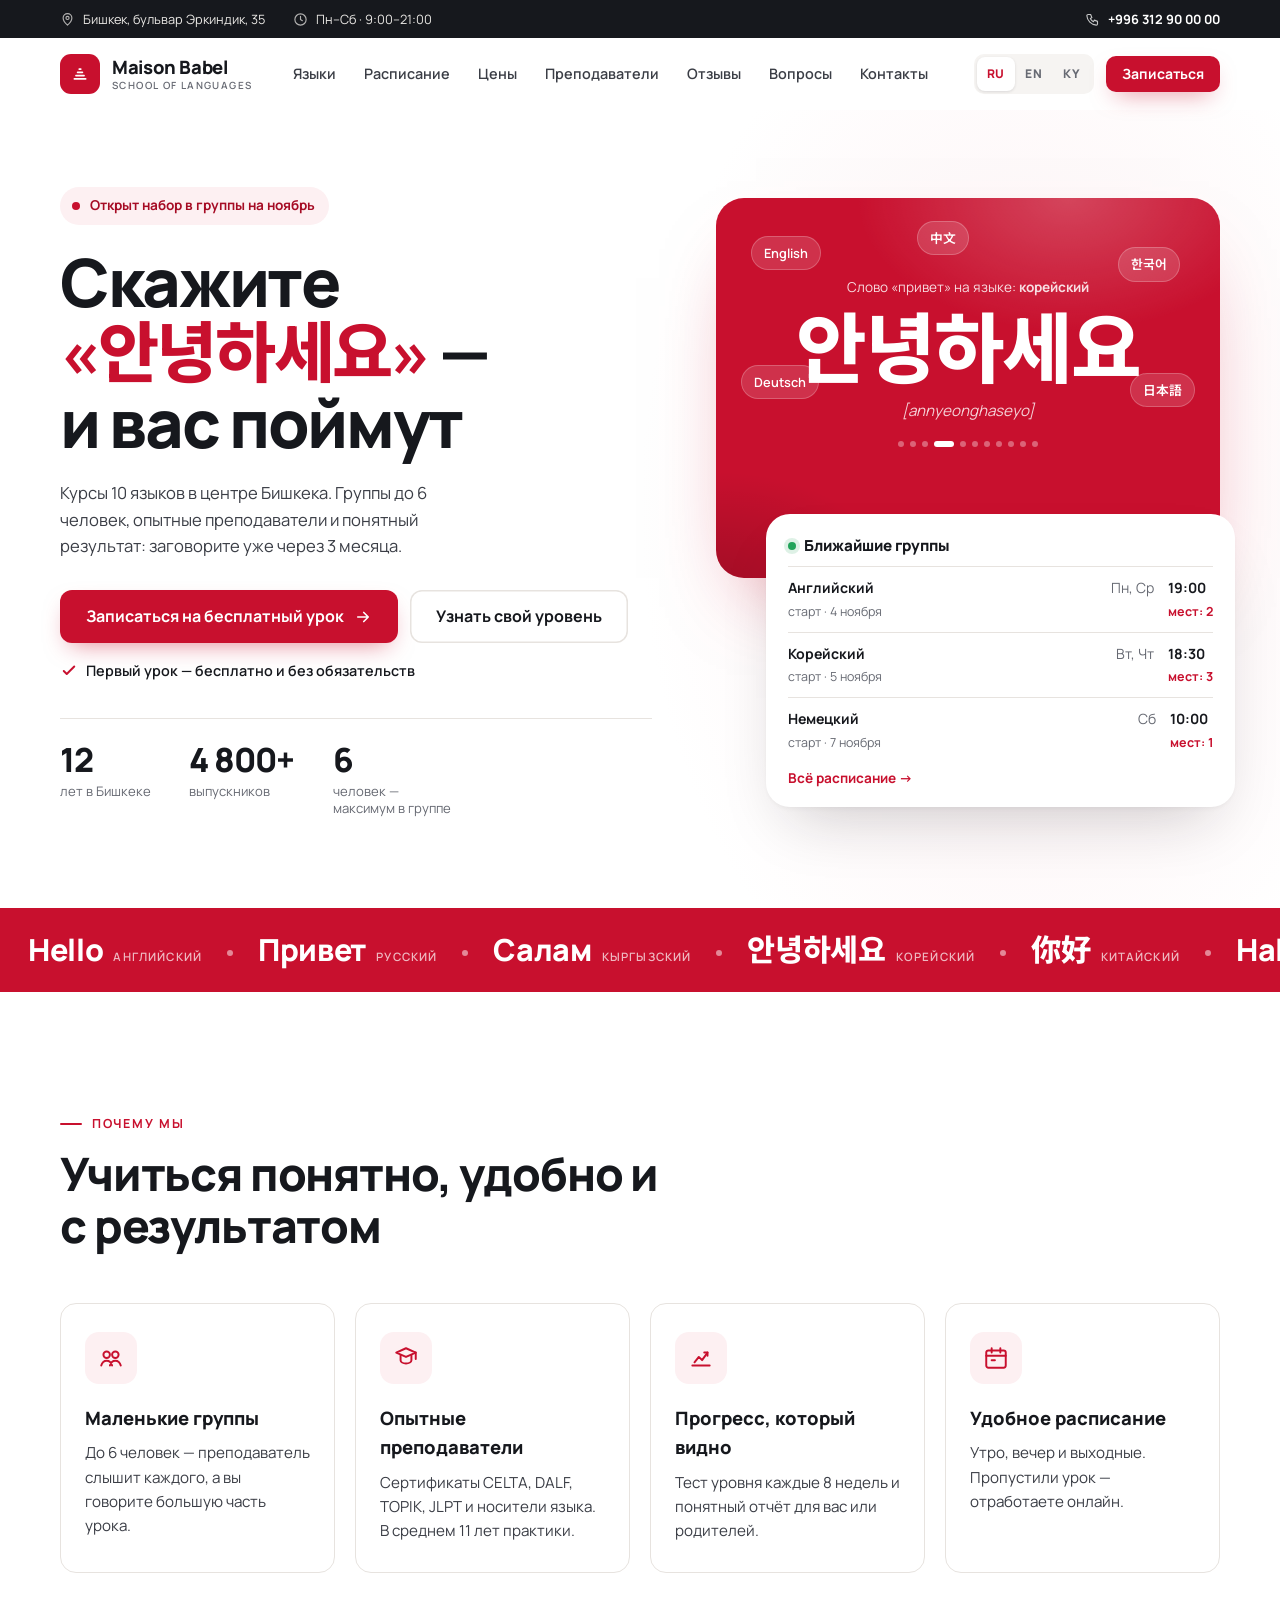
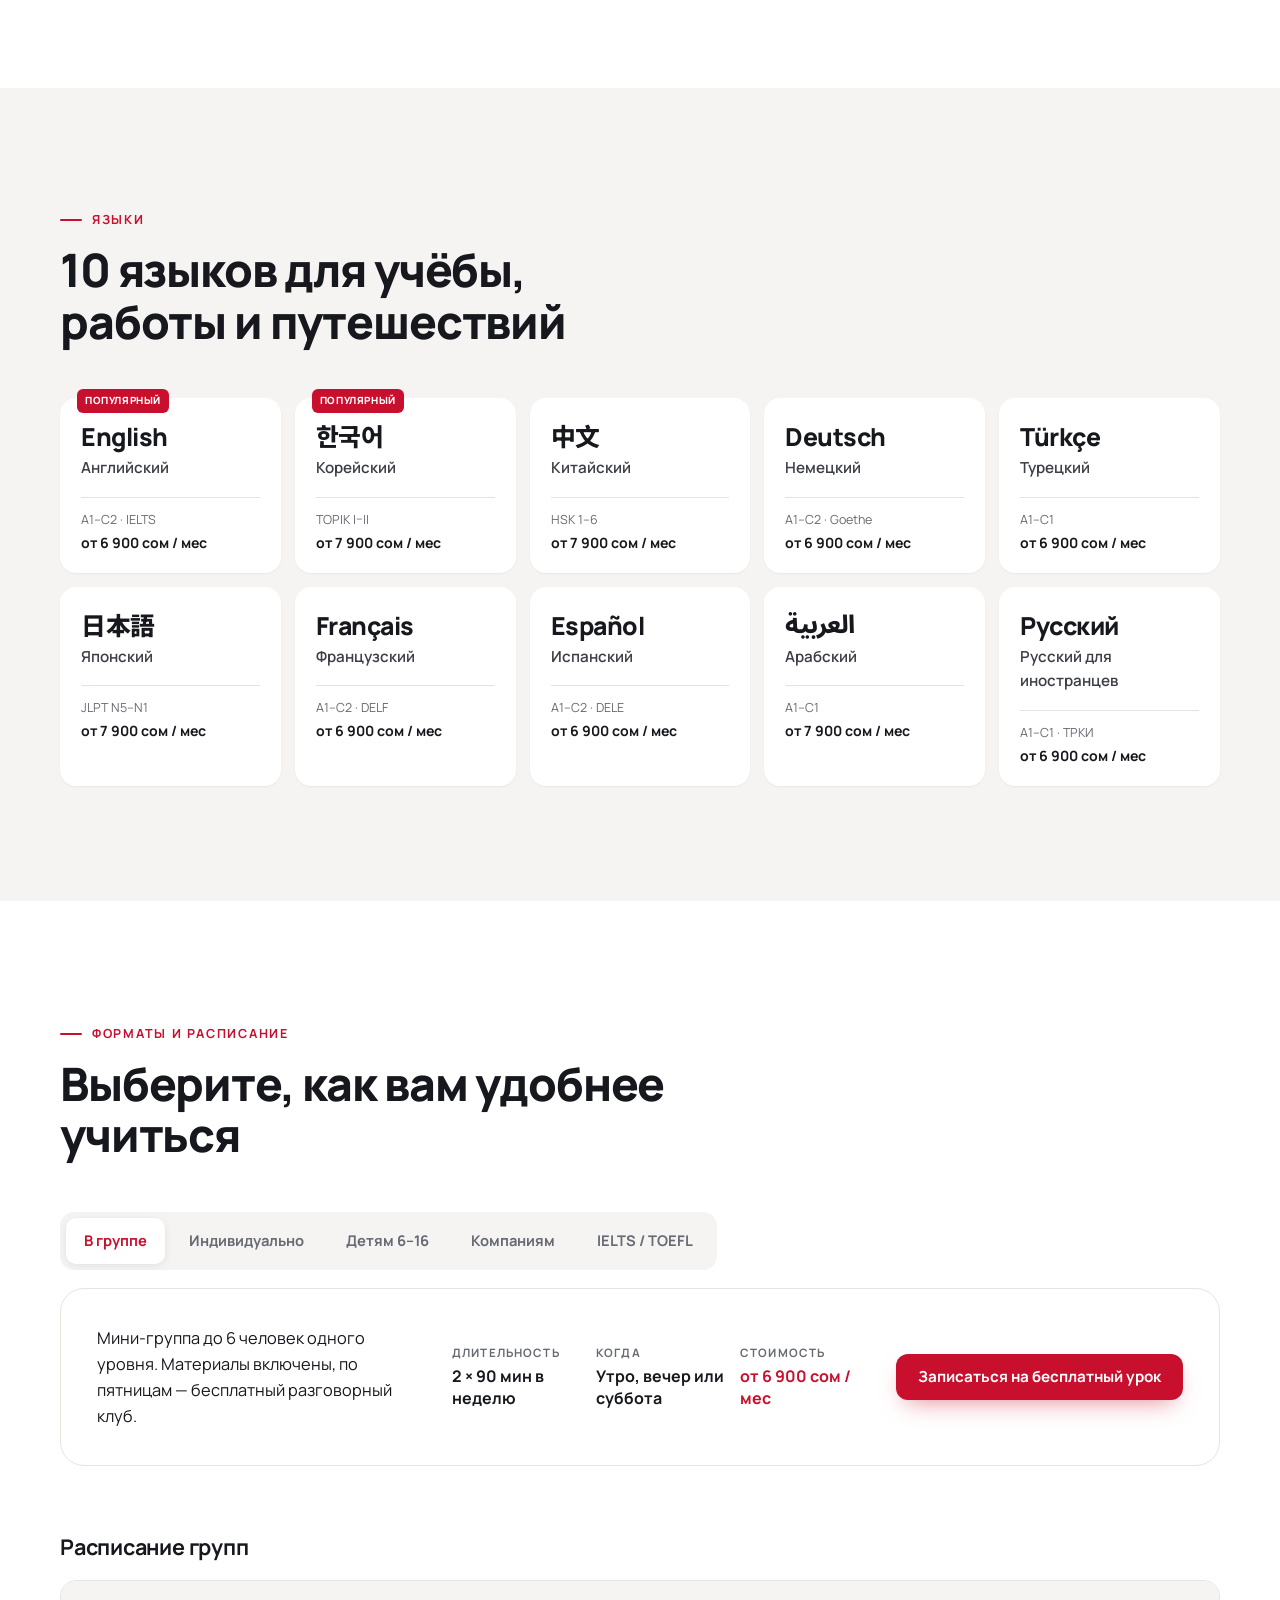
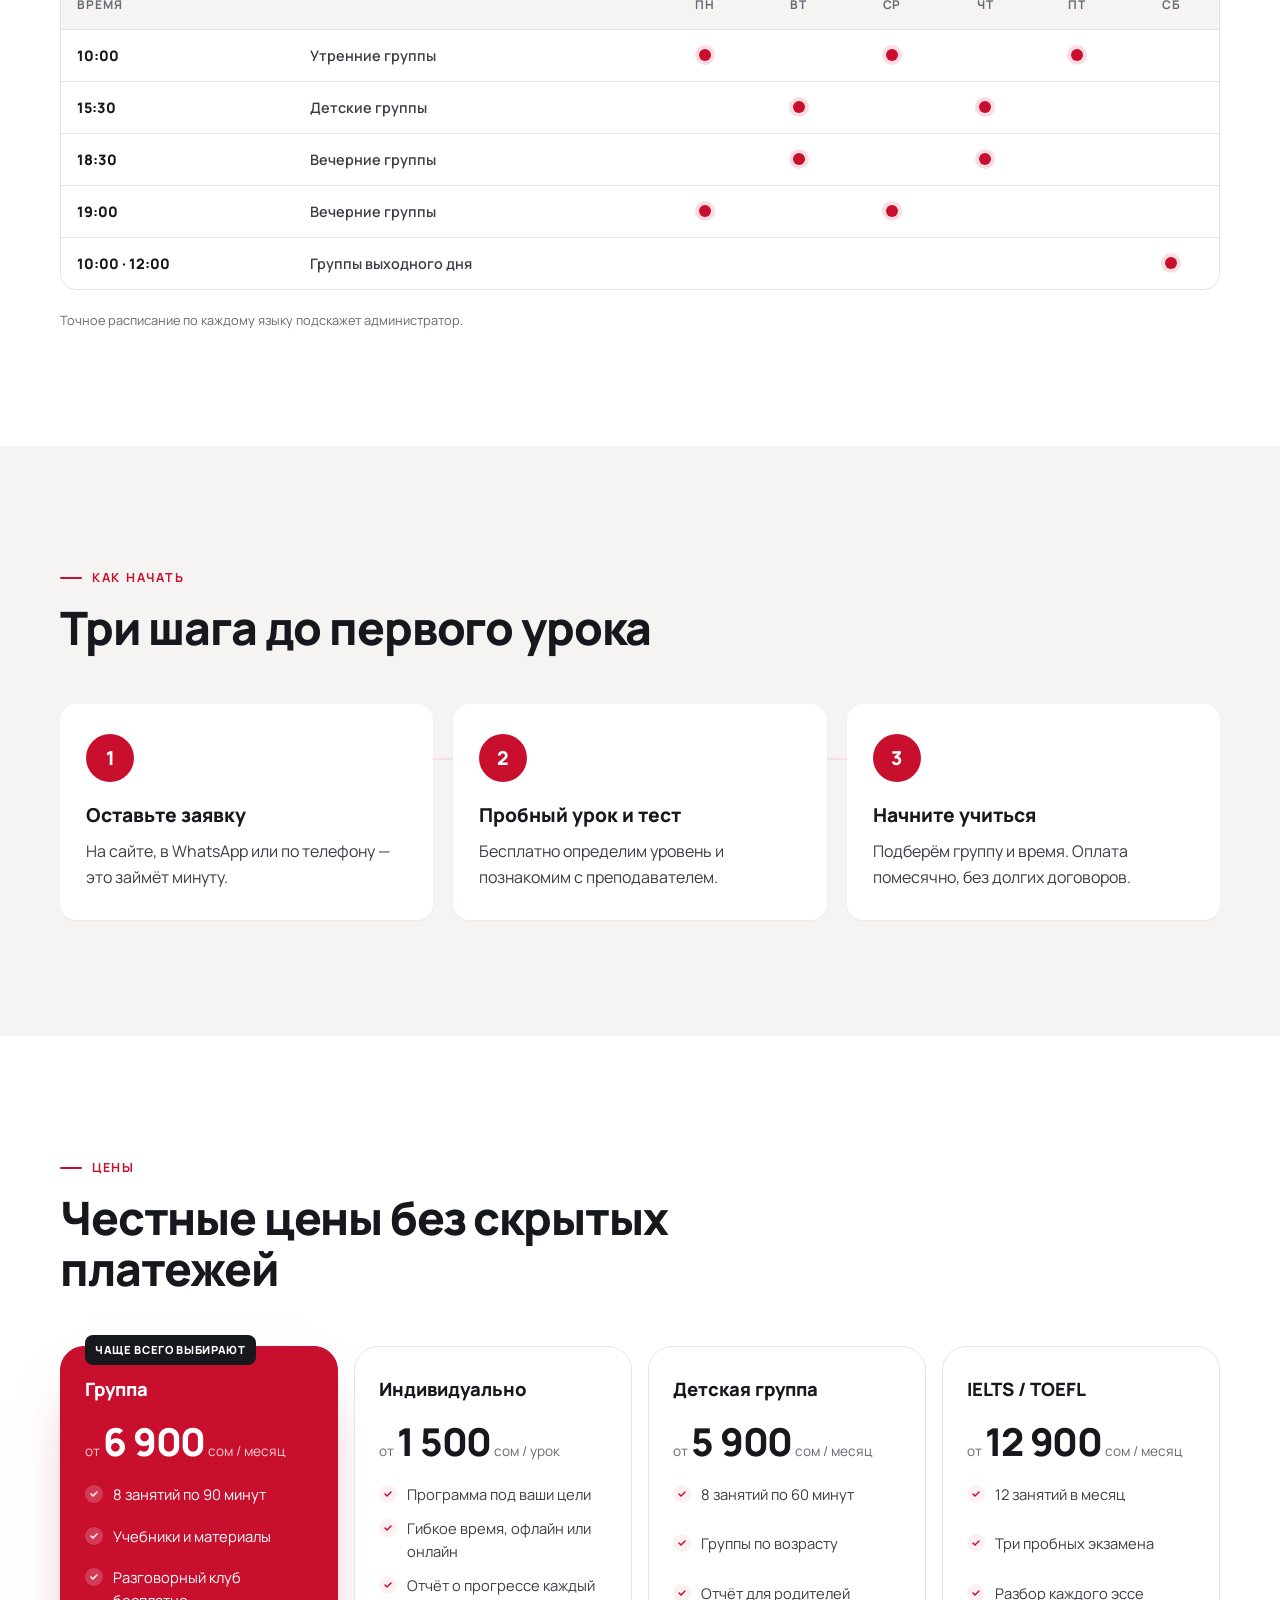
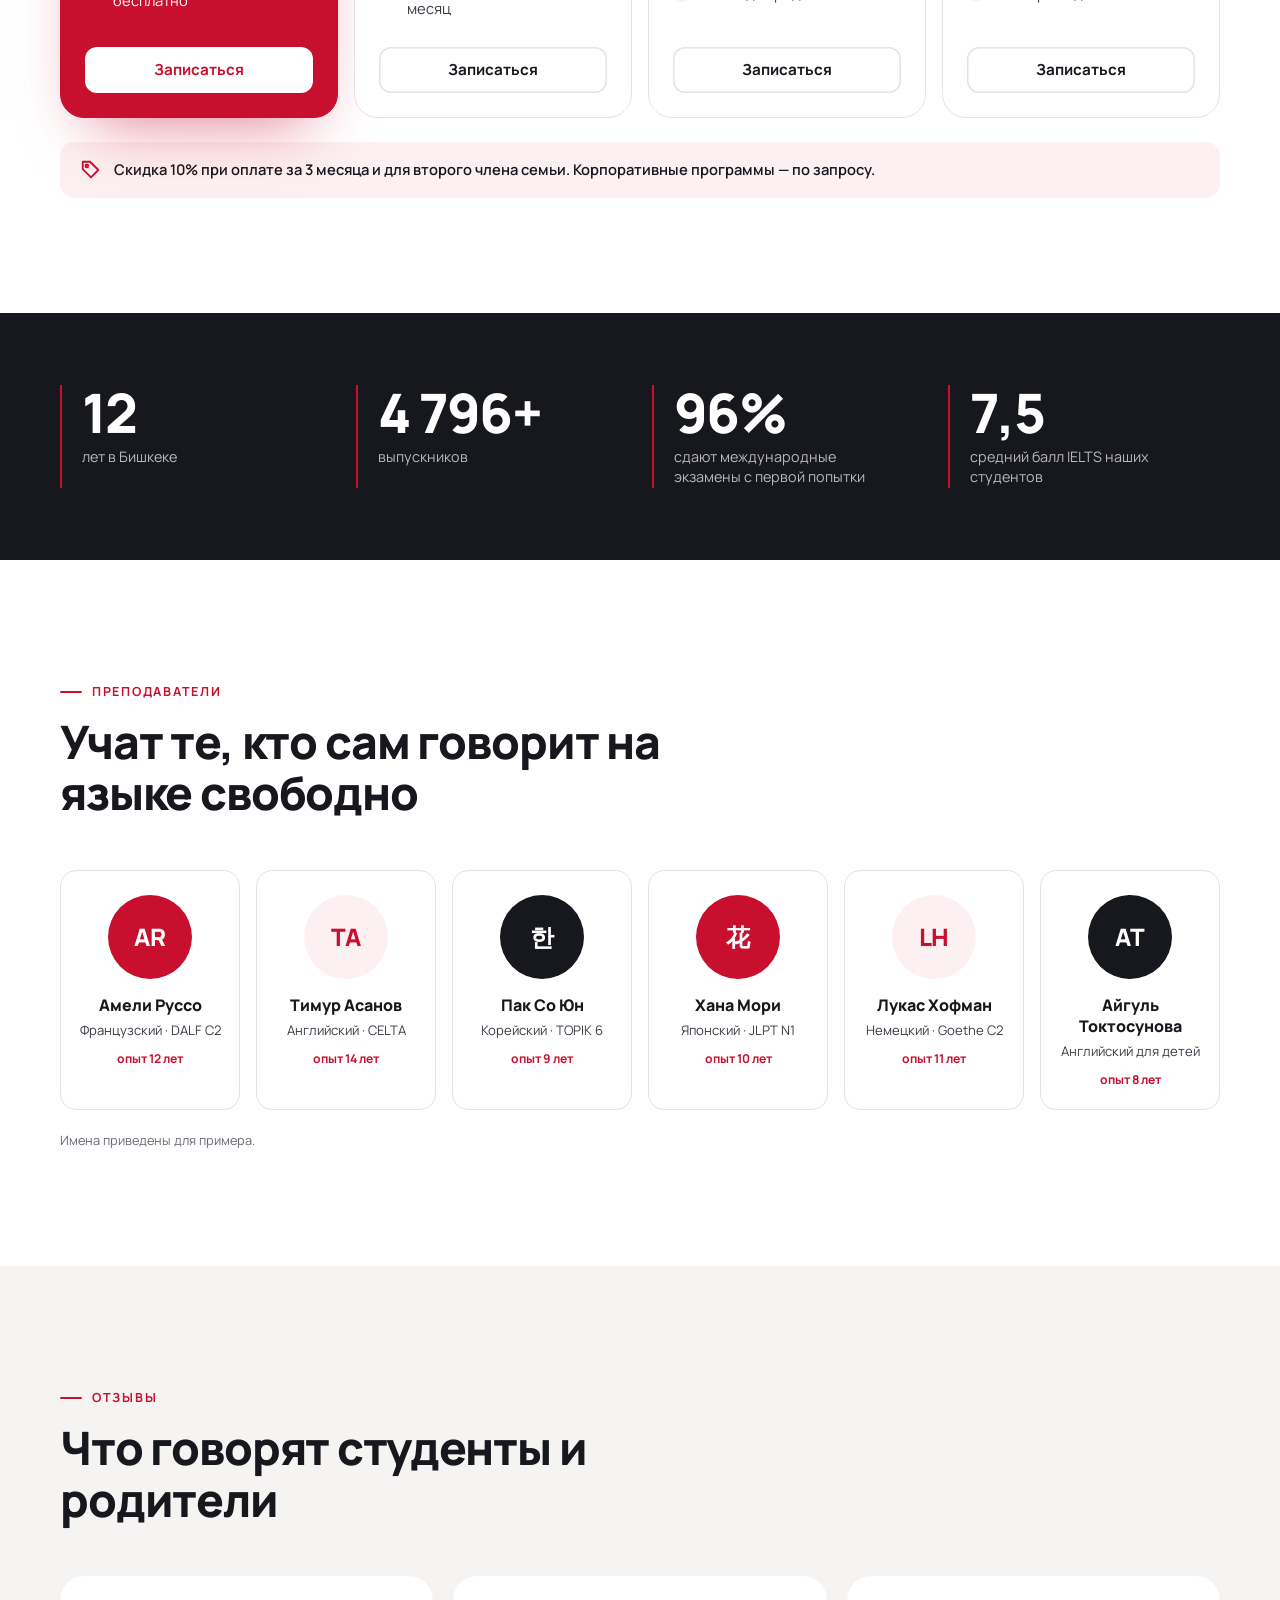
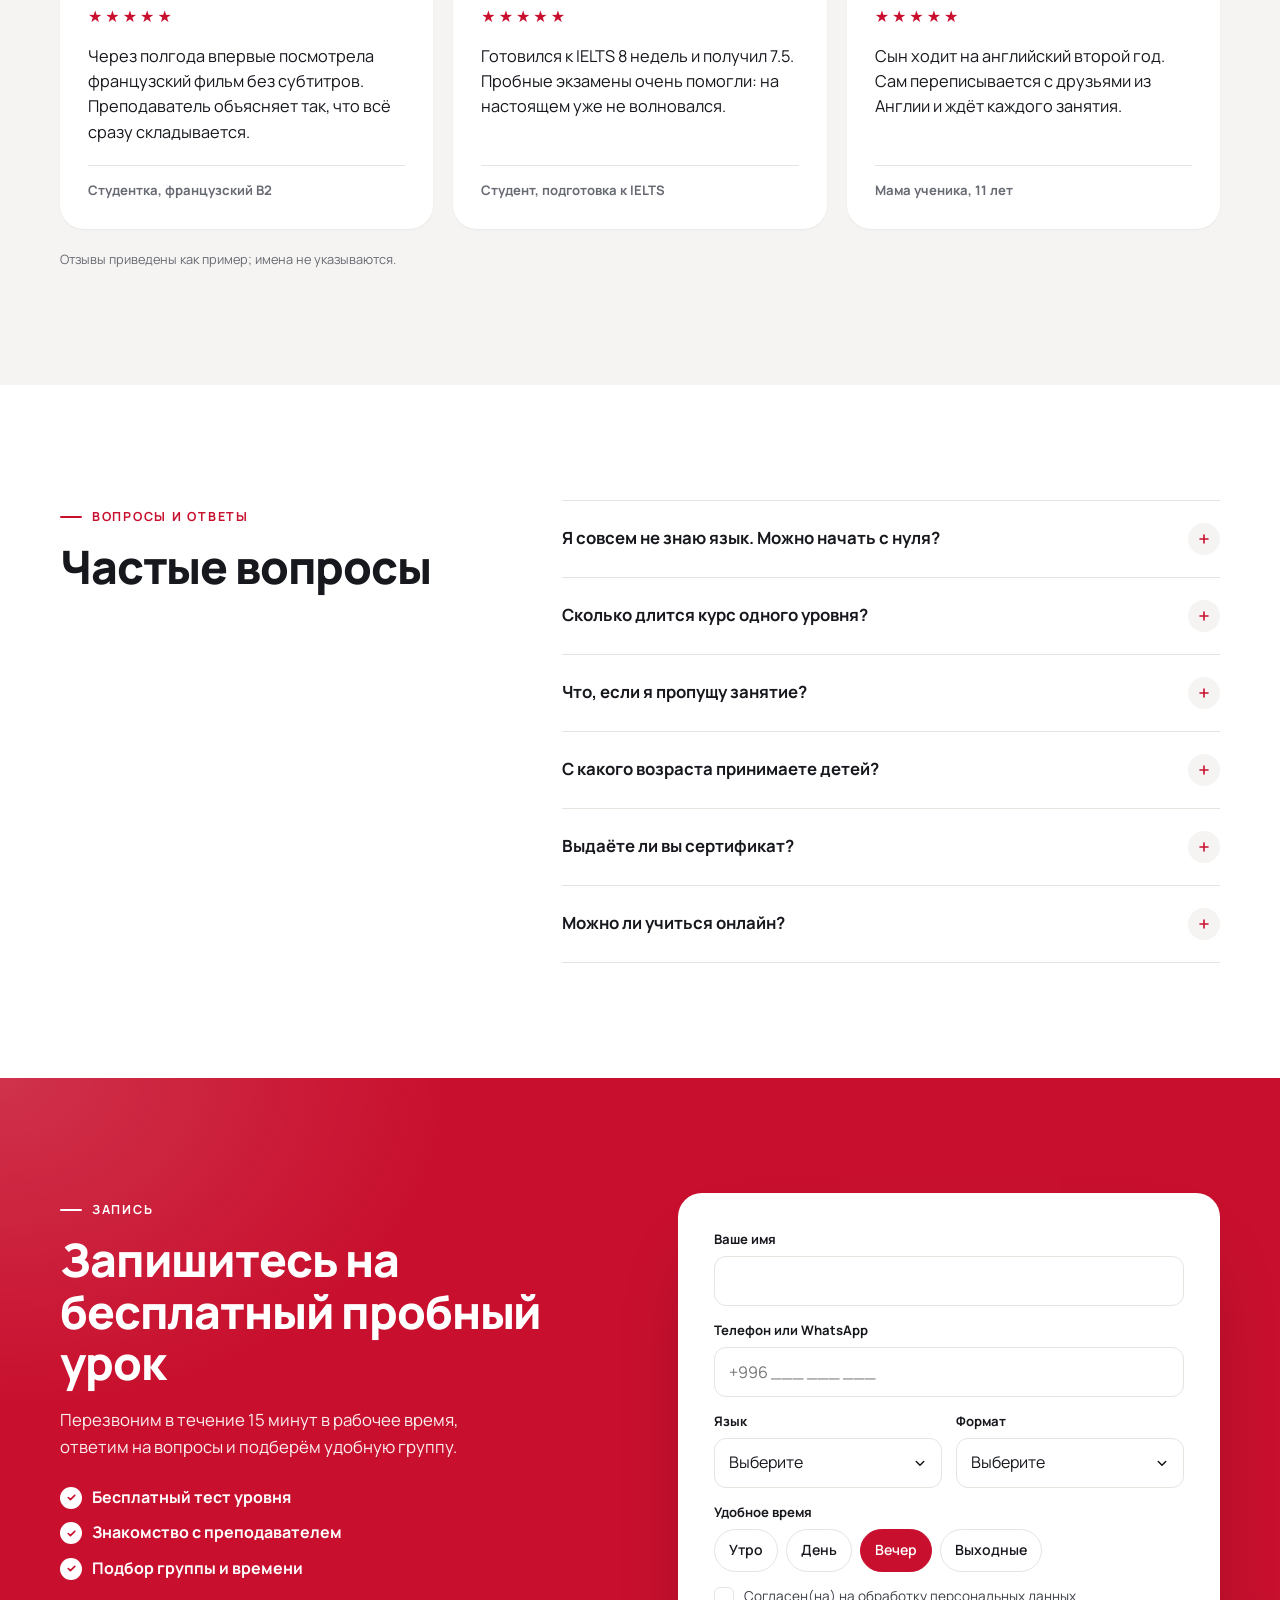
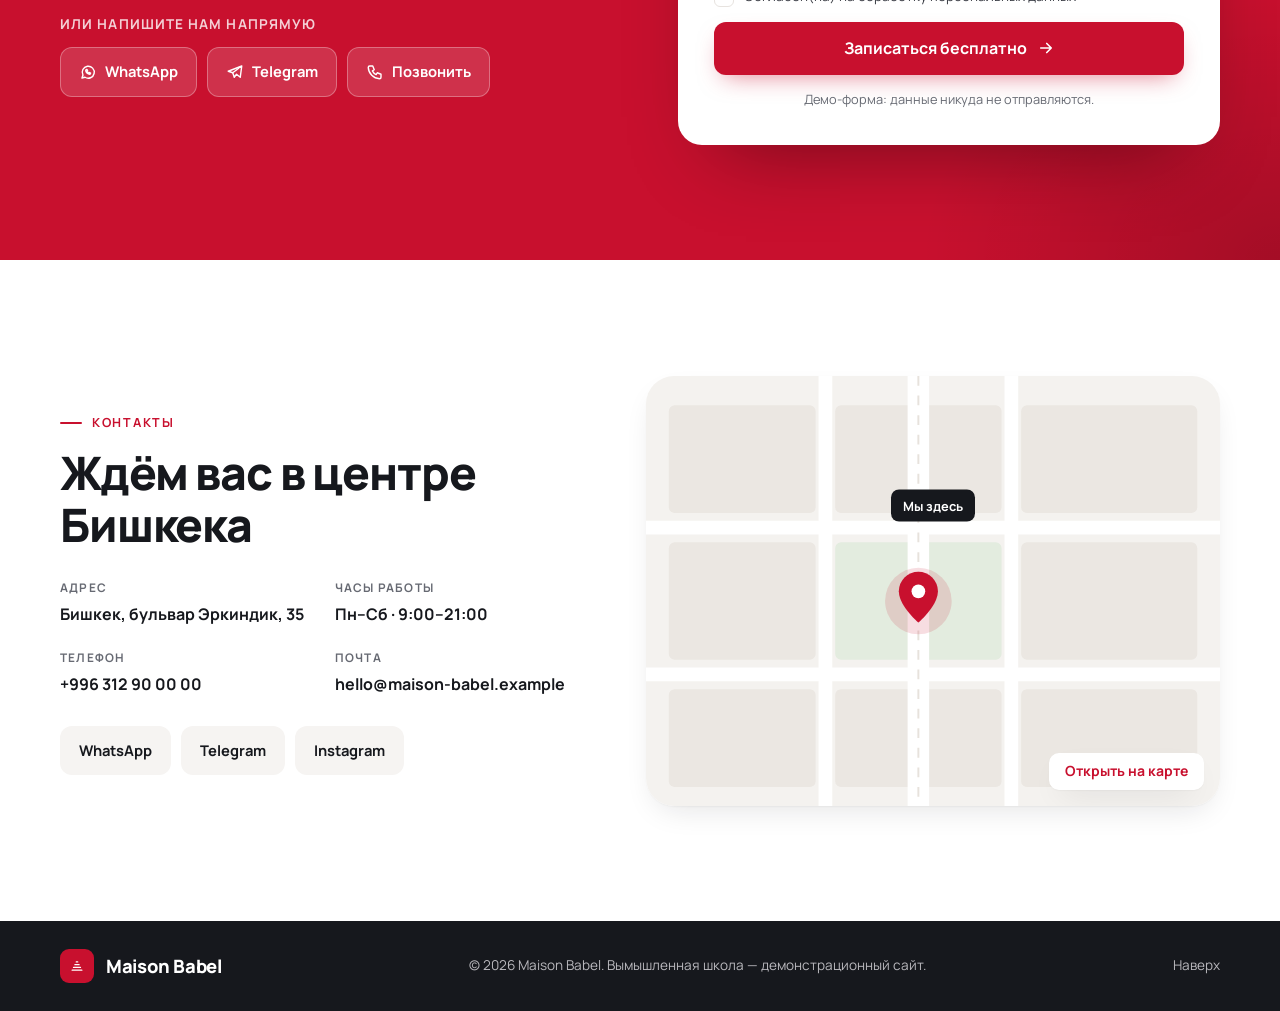
<file: simple/index.html>
<!doctype html>
<html lang="ru">
<head>
  <meta charset="utf-8">
  <meta name="viewport" content="width=device-width, initial-scale=1, viewport-fit=cover">
  <title>Maison Babel — курсы иностранных языков в Бишкеке</title>
  <meta name="description" content="Английский, немецкий, корейский, китайский и ещё 6 языков. Группы до 6 человек, индивидуально, для детей, IELTS. Бесплатный пробный урок.">
  <meta name="theme-color" content="#c8102e">
  <link rel="icon" href="data:image/svg+xml,%3Csvg xmlns='http://www.w3.org/2000/svg' viewBox='0 0 32 32'%3E%3Crect width='32' height='32' rx='8' fill='%23c8102e'/%3E%3Cpath d='M9 22h14M11 18h10M13 14h6M15 10h2' stroke='%23fff' stroke-width='2' stroke-linecap='round'/%3E%3C/svg%3E">
  <script>
    (function () {
      var d = document.documentElement; d.className += ' js';
      try { var l = localStorage.getItem('mb-simple-lang'); if (l === 'en' || l === 'ky' || l === 'ru') d.lang = l; } catch (e) {}
    })();
  </script>
  <link rel="preconnect" href="https://fonts.googleapis.com">
  <link rel="preconnect" href="https://fonts.gstatic.com" crossorigin>
  <link rel="stylesheet" href="https://fonts.googleapis.com/css2?family=Manrope:wght@400;500;600;700;800&family=Noto+Sans+JP:wght@500;700&family=Noto+Sans+KR:wght@500;700&family=Noto+Sans+SC:wght@500;700&family=Noto+Sans+Arabic:wght@500;700&display=swap">
  <link rel="stylesheet" href="assets/css/style.css">
</head>
<body>
  <a class="skip" href="#main" data-i18n="a11y.skip">Перейти к содержанию</a>

  <!-- Top bar -->
  <div class="topbar">
    <div class="wrap topbar__in">
      <span class="topbar__item"><svg viewBox="0 0 24 24" aria-hidden="true"><path d="M12 21s-7-6.2-7-11.5a7 7 0 0 1 14 0C19 14.8 12 21 12 21z"/><circle cx="12" cy="9.5" r="2.5"/></svg><span data-i18n="top.addr">Бишкек, бульвар Эркиндик, 35</span></span>
      <span class="topbar__item topbar__hours"><svg viewBox="0 0 24 24" aria-hidden="true"><circle cx="12" cy="12" r="9"/><path d="M12 7v5l3 2"/></svg><span data-i18n="top.hours">Пн–Сб · 9:00–21:00</span></span>
      <a class="topbar__item topbar__phone" href="tel:+996312900000"><svg viewBox="0 0 24 24" aria-hidden="true"><path d="M5 4h4l2 5-2.5 1.5a11 11 0 0 0 5 5L15 13l5 2v4a2 2 0 0 1-2 2A16 16 0 0 1 3 6a2 2 0 0 1 2-2"/></svg>+996 312 90 00 00</a>
    </div>
  </div>

  <!-- Header -->
  <header class="header" id="header">
    <div class="wrap header__in">
      <a class="logo" href="#top" data-i18n-attr="aria-label:a11y.home" aria-label="Maison Babel — на главную">
        <span class="logo__mark" aria-hidden="true"><svg viewBox="0 0 32 32"><path d="M9 22h14M11 18h10M13 14h6M15 10h2" stroke="currentColor" stroke-width="2" stroke-linecap="round"/></svg></span>
        <span class="logo__text">Maison Babel<small>School of languages</small></span>
      </a>
      <nav class="nav" aria-label="Main">
        <a href="#languages" data-i18n="nav.languages">Языки</a>
        <a href="#formats" data-i18n="nav.formats">Расписание</a>
        <a href="#prices" data-i18n="nav.prices">Цены</a>
        <a href="#teachers" data-i18n="nav.teachers">Преподаватели</a>
        <a href="#reviews" data-i18n="nav.reviews">Отзывы</a>
        <a href="#faq" data-i18n="nav.faq">Вопросы</a>
        <a href="#contact" data-i18n="nav.contact">Контакты</a>
      </nav>
      <div class="header__tools">
        <div class="langs" role="group" data-i18n-attr="aria-label:a11y.lang" aria-label="Язык сайта">
          <button type="button" data-set-lang="ru" aria-pressed="true" lang="ru">RU</button>
          <button type="button" data-set-lang="en" aria-pressed="false" lang="en">EN</button>
          <button type="button" data-set-lang="ky" aria-pressed="false" lang="ky">KY</button>
        </div>
        <a class="btn btn--red btn--sm header__cta" href="#signup" data-i18n="cta.signup">Записаться</a>
        <button class="burger" type="button" aria-expanded="false" aria-controls="menu" data-i18n-attr="aria-label:a11y.menu" aria-label="Открыть меню"><span></span><span></span><span></span></button>
      </div>
    </div>
    <div class="menu" id="menu" hidden>
      <nav class="menu__nav" aria-label="Mobile">
        <a href="#languages" data-i18n="nav.languages">Языки</a>
        <a href="#formats" data-i18n="nav.formats">Расписание</a>
        <a href="#prices" data-i18n="nav.prices">Цены</a>
        <a href="#teachers" data-i18n="nav.teachers">Преподаватели</a>
        <a href="#reviews" data-i18n="nav.reviews">Отзывы</a>
        <a href="#faq" data-i18n="nav.faq">Вопросы</a>
        <a href="#contact" data-i18n="nav.contact">Контакты</a>
      </nav>
      <a class="btn btn--red btn--block" href="#signup" data-i18n="cta.trial">Записаться на бесплатный урок</a>
    </div>
  </header>

  <main id="main">
    <!-- HERO -->
    <section class="hero" id="top">
      <div class="wrap hero__grid">
        <div class="hero__copy">
          <p class="badge rv"><i aria-hidden="true"></i><span data-i18n="hero.badge">Открыт набор в группы на ноябрь</span></p>
          <h1 class="hero__title rv" data-i18n-html="hero.title">Скажите <span class="hw-wrap">«<span class="hw" id="heroWord">Hello</span>»</span> — и&nbsp;вас поймут</h1>
          <p class="hero__lead rv" data-i18n="hero.lead">Курсы 10 языков в центре Бишкека.</p>
          <div class="hero__ctas rv">
            <a class="btn btn--red btn--lg" href="#signup"><span data-i18n="cta.trial">Записаться на бесплатный урок</span><svg viewBox="0 0 24 24" aria-hidden="true"><path d="M5 12h14M13 6l6 6-6 6"/></svg></a>
            <a class="btn btn--ghost btn--lg" href="#signup" data-i18n="cta.test">Узнать свой уровень</a>
          </div>
          <p class="hero__note rv"><svg viewBox="0 0 24 24" aria-hidden="true"><path d="M5 12l4 4 10-10"/></svg><span data-i18n="hero.note">Первый урок — бесплатно и без обязательств</span></p>
          <dl class="hero__stats rv">
            <div><dt><span data-count="12">12</span></dt><dd data-i18n="st.s1">лет в Бишкеке</dd></div>
            <div><dt><span data-count="4800">4800</span>+</dt><dd data-i18n="st.s2">выпускников</dd></div>
            <div><dt><span data-count="6">6</span></dt><dd data-i18n="st.group">человек — максимум в группе</dd></div>
          </dl>
        </div>

        <div class="hero__visual rv">
          <div class="word-card" aria-hidden="true">
            <div class="word-card__chips">
              <span lang="en">English</span><span lang="zh">中文</span><span lang="ko">한국어</span><span lang="de">Deutsch</span><span lang="ja">日本語</span><span lang="fr">Français</span><span lang="tr">Türkçe</span><span lang="ar" dir="rtl">العربية</span><span lang="es">Español</span>
            </div>
            <p class="word-card__label"><span data-i18n="hero.wordlabel">Слово «привет» на языке:</span> <b id="cardLang">английский</b></p>
            <div class="word-card__word" id="cardWord">Hello</div>
            <p class="word-card__tr" id="cardTr">[həˈləʊ]</p>
            <div class="word-card__dots" id="cardDots"></div>
          </div>
          <div class="groups-card">
            <p class="groups-card__title"><i aria-hidden="true"></i><span data-i18n="hero.card">Ближайшие группы</span></p>
            <ul class="groups" id="groups">
              <li data-start="2026-11-04" data-seats="2"><span class="groups__lang" data-i18n="l.en">Английский</span><span class="groups__lvl">A1</span><span class="groups__days" data-i18n="d.mw">Пн, Ср</span><span class="groups__time">19:00</span><span class="groups__start"></span><span class="groups__seats"></span></li>
              <li data-start="2026-11-05" data-seats="3"><span class="groups__lang" data-i18n="l.ko">Корейский</span><span class="groups__lvl">A1</span><span class="groups__days" data-i18n="d.tt">Вт, Чт</span><span class="groups__time">18:30</span><span class="groups__start"></span><span class="groups__seats"></span></li>
              <li data-start="2026-11-07" data-seats="1"><span class="groups__lang" data-i18n="l.de">Немецкий</span><span class="groups__lvl">A2</span><span class="groups__days" data-i18n="d.sat">Сб</span><span class="groups__time">10:00</span><span class="groups__start"></span><span class="groups__seats"></span></li>
            </ul>
            <a class="groups-card__more" href="#formats"><span data-i18n="hero.cardmore">Всё расписание</span> →</a>
          </div>
        </div>
      </div>
    </section>

    <!-- Greetings marquee -->
    <div class="marquee" aria-hidden="true"><div class="marquee__track" id="marquee"></div></div>

    <!-- WHY -->
    <section class="section" id="why">
      <div class="wrap">
        <div class="head rv"><p class="kicker" data-i18n="why.kicker">Почему мы</p><h2 class="h2" data-i18n="why.title">Учиться понятно, удобно и с результатом</h2></div>
        <div class="why">
          <article class="why__item rv"><span class="ico"><svg viewBox="0 0 24 24"><circle cx="8" cy="9" r="3"/><circle cx="16" cy="9" r="3"/><path d="M3 19c.8-3 2.8-4.5 5-4.5s4.2 1.5 5 4.5M11 19c.8-3 2.8-4.5 5-4.5s4.2 1.5 5 4.5"/></svg></span><h3 data-i18n="w1.t">Маленькие группы</h3><p data-i18n="w1.d"></p></article>
          <article class="why__item rv"><span class="ico"><svg viewBox="0 0 24 24"><path d="M12 3l9 4-9 4-9-4 9-4z"/><path d="M7 9.5V14c0 1.7 2.2 3 5 3s5-1.3 5-3V9.5M21 7v6"/></svg></span><h3 data-i18n="w2.t">Опытные преподаватели</h3><p data-i18n="w2.d"></p></article>
          <article class="why__item rv"><span class="ico"><svg viewBox="0 0 24 24"><path d="M4 19h16M6 16l4-5 3 3 5-7"/><path d="M15 7h3v3"/></svg></span><h3 data-i18n="w3.t">Прогресс, который видно</h3><p data-i18n="w3.d"></p></article>
          <article class="why__item rv"><span class="ico"><svg viewBox="0 0 24 24"><rect x="3" y="5" width="18" height="16" rx="2"/><path d="M3 10h18M8 3v4M16 3v4M8 14h3"/></svg></span><h3 data-i18n="w4.t">Удобное расписание</h3><p data-i18n="w4.d"></p></article>
        </div>
      </div>
    </section>

    <!-- LANGUAGES -->
    <section class="section section--grey" id="languages">
      <div class="wrap">
        <div class="head rv"><p class="kicker" data-i18n="lg.kicker">Языки</p><h2 class="h2" data-i18n="lg.title">10 языков для учёбы, работы и путешествий</h2></div>
        <ul class="lang-grid">
          <li class="lang rv"><span class="lang__native" lang="en">English</span><span class="lang__name" data-i18n="l.en"></span><span class="lang__meta"><span>A1–C2 · IELTS</span><b data-i18n="lg.p1"></b></span><span class="lang__tag" data-i18n="lg.popular">Популярный</span></li>
          <li class="lang rv"><span class="lang__native" lang="ko">한국어</span><span class="lang__name" data-i18n="l.ko"></span><span class="lang__meta"><span>TOPIK I–II</span><b data-i18n="lg.p2"></b></span><span class="lang__tag" data-i18n="lg.popular">Популярный</span></li>
          <li class="lang rv"><span class="lang__native" lang="zh">中文</span><span class="lang__name" data-i18n="l.zh"></span><span class="lang__meta"><span>HSK 1–6</span><b data-i18n="lg.p2"></b></span></li>
          <li class="lang rv"><span class="lang__native" lang="de">Deutsch</span><span class="lang__name" data-i18n="l.de"></span><span class="lang__meta"><span>A1–C2 · Goethe</span><b data-i18n="lg.p1"></b></span></li>
          <li class="lang rv"><span class="lang__native" lang="tr">Türkçe</span><span class="lang__name" data-i18n="l.tr"></span><span class="lang__meta"><span>A1–C1</span><b data-i18n="lg.p1"></b></span></li>
          <li class="lang rv"><span class="lang__native" lang="ja">日本語</span><span class="lang__name" data-i18n="l.ja"></span><span class="lang__meta"><span>JLPT N5–N1</span><b data-i18n="lg.p2"></b></span></li>
          <li class="lang rv"><span class="lang__native" lang="fr">Français</span><span class="lang__name" data-i18n="l.fr"></span><span class="lang__meta"><span>A1–C2 · DELF</span><b data-i18n="lg.p1"></b></span></li>
          <li class="lang rv"><span class="lang__native" lang="es">Español</span><span class="lang__name" data-i18n="l.es"></span><span class="lang__meta"><span>A1–C2 · DELE</span><b data-i18n="lg.p1"></b></span></li>
          <li class="lang rv"><span class="lang__native" lang="ar" dir="rtl">العربية</span><span class="lang__name" data-i18n="l.ar"></span><span class="lang__meta"><span>A1–C1</span><b data-i18n="lg.p2"></b></span></li>
          <li class="lang rv"><span class="lang__native" lang="ru">Русский</span><span class="lang__name" data-i18n="l.ru"></span><span class="lang__meta"><span>A1–C1 · ТРКИ</span><b data-i18n="lg.p1"></b></span></li>
        </ul>
      </div>
    </section>

    <!-- FORMATS + TIMETABLE -->
    <section class="section" id="formats">
      <div class="wrap">
        <div class="head rv"><p class="kicker" data-i18n="fm.kicker">Форматы и расписание</p><h2 class="h2" data-i18n="fm.title">Выберите, как вам удобнее учиться</h2></div>
        <div class="tabs rv">
          <div class="tabs__list" role="tablist">
            <button role="tab" id="tab-g" aria-controls="pan-g" aria-selected="true" data-i18n="tab.group">В группе</button>
            <button role="tab" id="tab-p" aria-controls="pan-p" aria-selected="false" tabindex="-1" data-i18n="tab.private">Индивидуально</button>
            <button role="tab" id="tab-k" aria-controls="pan-k" aria-selected="false" tabindex="-1" data-i18n="tab.kids">Детям 6–16</button>
            <button role="tab" id="tab-c" aria-controls="pan-c" aria-selected="false" tabindex="-1" data-i18n="tab.corp">Компаниям</button>
            <button role="tab" id="tab-e" aria-controls="pan-e" aria-selected="false" tabindex="-1" data-i18n="tab.exam">IELTS / TOEFL</button>
            <span class="tabs__ink" aria-hidden="true"></span>
          </div>
          <div class="tabs__panels">
            <div class="panel is-on" role="tabpanel" id="pan-g" aria-labelledby="tab-g"><p class="panel__d" data-i18n="pg.d"></p><dl class="facts"><div><dt data-i18n="f.dur"></dt><dd data-i18n="pg.dur"></dd></div><div><dt data-i18n="f.when"></dt><dd data-i18n="pg.when"></dd></div><div><dt data-i18n="f.price"></dt><dd class="red" data-i18n="pg.price"></dd></div></dl><a class="btn btn--red" href="#signup" data-i18n="cta.trial">Записаться на бесплатный урок</a></div>
            <div class="panel" role="tabpanel" id="pan-p" aria-labelledby="tab-p" hidden><p class="panel__d" data-i18n="pp.d"></p><dl class="facts"><div><dt data-i18n="f.dur"></dt><dd data-i18n="pp.dur"></dd></div><div><dt data-i18n="f.when"></dt><dd data-i18n="pp.when"></dd></div><div><dt data-i18n="f.price"></dt><dd class="red" data-i18n="pp.price"></dd></div></dl><a class="btn btn--red" href="#signup" data-i18n="cta.trial">Записаться на бесплатный урок</a></div>
            <div class="panel" role="tabpanel" id="pan-k" aria-labelledby="tab-k" hidden><p class="panel__d" data-i18n="pk.d"></p><dl class="facts"><div><dt data-i18n="f.dur"></dt><dd data-i18n="pk.dur"></dd></div><div><dt data-i18n="f.when"></dt><dd data-i18n="pk.when"></dd></div><div><dt data-i18n="f.price"></dt><dd class="red" data-i18n="pk.price"></dd></div></dl><a class="btn btn--red" href="#signup" data-i18n="cta.trial">Записаться на бесплатный урок</a></div>
            <div class="panel" role="tabpanel" id="pan-c" aria-labelledby="tab-c" hidden><p class="panel__d" data-i18n="pc.d"></p><dl class="facts"><div><dt data-i18n="f.dur"></dt><dd data-i18n="pc.dur"></dd></div><div><dt data-i18n="f.when"></dt><dd data-i18n="pc.when"></dd></div><div><dt data-i18n="f.price"></dt><dd class="red" data-i18n="pc.price"></dd></div></dl><a class="btn btn--red" href="#signup" data-i18n="cta.signup">Записаться</a></div>
            <div class="panel" role="tabpanel" id="pan-e" aria-labelledby="tab-e" hidden><p class="panel__d" data-i18n="pe.d"></p><dl class="facts"><div><dt data-i18n="f.dur"></dt><dd data-i18n="pe.dur"></dd></div><div><dt data-i18n="f.when"></dt><dd data-i18n="pe.when"></dd></div><div><dt data-i18n="f.price"></dt><dd class="red" data-i18n="pe.price"></dd></div></dl><a class="btn btn--red" href="#signup" data-i18n="cta.trial">Записаться на бесплатный урок</a></div>
          </div>
        </div>

        <div class="timetable rv">
          <h3 class="h3" data-i18n="sc.title">Расписание групп</h3>
          <div class="timetable__scroll" tabindex="0">
            <table>
              <thead><tr><th scope="col" data-i18n="sc.time">Время</th><th scope="col"></th><th scope="col" data-i18n="day.mon">Пн</th><th scope="col" data-i18n="day.tue">Вт</th><th scope="col" data-i18n="day.wed">Ср</th><th scope="col" data-i18n="day.thu">Чт</th><th scope="col" data-i18n="day.fri">Пт</th><th scope="col" data-i18n="day.sat">Сб</th></tr></thead>
              <tbody>
                <tr><th scope="row">10:00</th><td data-i18n="sc.r1"></td><td><i class="on"></i></td><td></td><td><i class="on"></i></td><td></td><td><i class="on"></i></td><td></td></tr>
                <tr><th scope="row">15:30</th><td data-i18n="sc.r2"></td><td></td><td><i class="on"></i></td><td></td><td><i class="on"></i></td><td></td><td></td></tr>
                <tr><th scope="row">18:30</th><td data-i18n="sc.r3"></td><td></td><td><i class="on"></i></td><td></td><td><i class="on"></i></td><td></td><td></td></tr>
                <tr><th scope="row">19:00</th><td data-i18n="sc.r4"></td><td><i class="on"></i></td><td></td><td><i class="on"></i></td><td></td><td></td><td></td></tr>
                <tr><th scope="row">10:00 · 12:00</th><td data-i18n="sc.r5"></td><td></td><td></td><td></td><td></td><td></td><td><i class="on"></i></td></tr>
              </tbody>
            </table>
          </div>
          <p class="fine" data-i18n="sc.note">Точное расписание по каждому языку подскажет администратор.</p>
        </div>
      </div>
    </section>

    <!-- STEPS -->
    <section class="section section--grey" id="how">
      <div class="wrap">
        <div class="head rv"><p class="kicker" data-i18n="hw.kicker">Как начать</p><h2 class="h2" data-i18n="hw.title">Три шага до первого урока</h2></div>
        <ol class="steps">
          <li class="step rv"><span class="step__n">1</span><h3 data-i18n="s1.t"></h3><p data-i18n="s1.d"></p></li>
          <li class="step rv"><span class="step__n">2</span><h3 data-i18n="s2.t"></h3><p data-i18n="s2.d"></p></li>
          <li class="step rv"><span class="step__n">3</span><h3 data-i18n="s3.t"></h3><p data-i18n="s3.d"></p></li>
        </ol>
      </div>
    </section>

    <!-- PRICES -->
    <section class="section" id="prices">
      <div class="wrap">
        <div class="head rv"><p class="kicker" data-i18n="pr.kicker">Цены</p><h2 class="h2" data-i18n="pr.title">Честные цены без скрытых платежей</h2></div>
        <div class="prices">
          <article class="price price--hot rv">
            <span class="price__badge" data-i18n="pr.badge">Чаще всего выбирают</span>
            <h3 data-i18n="pr.t1">Группа</h3>
            <p class="price__sum"><small data-i18n="pr.from">от</small> <b>6 900</b> <small data-i18n="pr.month">сом / месяц</small></p>
            <ul><li data-i18n="pr.t1.f1"></li><li data-i18n="pr.t1.f2"></li><li data-i18n="pr.t1.f3"></li></ul>
            <a class="btn btn--white btn--block" href="#signup" data-i18n="pr.choose">Записаться</a>
          </article>
          <article class="price rv">
            <h3 data-i18n="pr.t2">Индивидуально</h3>
            <p class="price__sum"><small data-i18n="pr.from">от</small> <b>1 500</b> <small data-i18n="pr.lesson">сом / урок</small></p>
            <ul><li data-i18n="pr.t2.f1"></li><li data-i18n="pr.t2.f2"></li><li data-i18n="pr.t2.f3"></li></ul>
            <a class="btn btn--ghost btn--block" href="#signup" data-i18n="pr.choose">Записаться</a>
          </article>
          <article class="price rv">
            <h3 data-i18n="pr.t3">Детская группа</h3>
            <p class="price__sum"><small data-i18n="pr.from">от</small> <b>5 900</b> <small data-i18n="pr.month">сом / месяц</small></p>
            <ul><li data-i18n="pr.t3.f1"></li><li data-i18n="pr.t3.f2"></li><li data-i18n="pr.t3.f3"></li></ul>
            <a class="btn btn--ghost btn--block" href="#signup" data-i18n="pr.choose">Записаться</a>
          </article>
          <article class="price rv">
            <h3 data-i18n="pr.t4">IELTS / TOEFL</h3>
            <p class="price__sum"><small data-i18n="pr.from">от</small> <b>12 900</b> <small data-i18n="pr.month">сом / месяц</small></p>
            <ul><li data-i18n="pr.t4.f1"></li><li data-i18n="pr.t4.f2"></li><li data-i18n="pr.t4.f3"></li></ul>
            <a class="btn btn--ghost btn--block" href="#signup" data-i18n="pr.choose">Записаться</a>
          </article>
        </div>
        <p class="note rv"><svg viewBox="0 0 24 24" aria-hidden="true"><path d="M20 12l-8 8-9-9V3h8z"/><circle cx="7.5" cy="7.5" r="1.5"/></svg><span data-i18n="pr.note"></span></p>
      </div>
    </section>

    <!-- STATS BAND -->
    <section class="band" id="results">
      <div class="wrap band__in">
        <div class="band__stat rv"><b><span data-count="12">12</span></b><span data-i18n="st.s1"></span></div>
        <div class="band__stat rv"><b><span data-count="4800">4800</span>+</b><span data-i18n="st.s2"></span></div>
        <div class="band__stat rv"><b><span data-count="96">96</span>%</b><span data-i18n="st.s3"></span></div>
        <div class="band__stat rv"><b><span data-count="7.5" data-decimals="1">7.5</span></b><span data-i18n="st.s4"></span></div>
      </div>
    </section>

    <!-- TEACHERS -->
    <section class="section" id="teachers">
      <div class="wrap">
        <div class="head rv"><p class="kicker" data-i18n="tc.kicker">Преподаватели</p><h2 class="h2" data-i18n="tc.title">Учат те, кто сам говорит на языке свободно</h2></div>
        <div class="teachers">
          <article class="teacher rv"><span class="avatar" data-initials="AR" data-tone="1" aria-hidden="true"></span><h3 data-i18n="t1.n"></h3><p class="teacher__r" data-i18n="t1.r"></p><p class="teacher__x" data-exp="12"></p></article>
          <article class="teacher rv"><span class="avatar" data-initials="TA" data-tone="2" aria-hidden="true"></span><h3 data-i18n="t2.n"></h3><p class="teacher__r" data-i18n="t2.r"></p><p class="teacher__x" data-exp="14"></p></article>
          <article class="teacher rv"><span class="avatar" data-initials="한" data-tone="3" aria-hidden="true"></span><h3 data-i18n="t3.n"></h3><p class="teacher__r" data-i18n="t3.r"></p><p class="teacher__x" data-exp="9"></p></article>
          <article class="teacher rv"><span class="avatar" data-initials="花" data-tone="4" aria-hidden="true"></span><h3 data-i18n="t4.n"></h3><p class="teacher__r" data-i18n="t4.r"></p><p class="teacher__x" data-exp="10"></p></article>
          <article class="teacher rv"><span class="avatar" data-initials="LH" data-tone="5" aria-hidden="true"></span><h3 data-i18n="t5.n"></h3><p class="teacher__r" data-i18n="t5.r"></p><p class="teacher__x" data-exp="11"></p></article>
          <article class="teacher rv"><span class="avatar" data-initials="AT" data-tone="6" aria-hidden="true"></span><h3 data-i18n="t6.n"></h3><p class="teacher__r" data-i18n="t6.r"></p><p class="teacher__x" data-exp="8"></p></article>
        </div>
        <p class="fine" data-i18n="tc.note">Имена приведены для примера.</p>
      </div>
    </section>

    <!-- REVIEWS -->
    <section class="section section--grey" id="reviews">
      <div class="wrap">
        <div class="head rv"><p class="kicker" data-i18n="rv.kicker">Отзывы</p><h2 class="h2" data-i18n="rv.title">Что говорят студенты и родители</h2></div>
        <div class="reviews">
          <figure class="review rv"><span class="stars" aria-hidden="true">★★★★★</span><blockquote data-i18n="rv.q1"></blockquote><figcaption data-i18n="rv.a1"></figcaption></figure>
          <figure class="review rv"><span class="stars" aria-hidden="true">★★★★★</span><blockquote data-i18n="rv.q2"></blockquote><figcaption data-i18n="rv.a2"></figcaption></figure>
          <figure class="review rv"><span class="stars" aria-hidden="true">★★★★★</span><blockquote data-i18n="rv.q3"></blockquote><figcaption data-i18n="rv.a3"></figcaption></figure>
        </div>
        <p class="fine" data-i18n="rv.note"></p>
      </div>
    </section>

    <!-- FAQ -->
    <section class="section" id="faq">
      <div class="wrap faq-wrap">
        <div class="head rv"><p class="kicker" data-i18n="faq.kicker">Вопросы и ответы</p><h2 class="h2" data-i18n="faq.title">Частые вопросы</h2></div>
        <div class="faq">
          <details class="rv"><summary data-i18n="faq.q1"></summary><div class="faq__a"><p data-i18n="faq.a1"></p></div></details>
          <details class="rv"><summary data-i18n="faq.q2"></summary><div class="faq__a"><p data-i18n="faq.a2"></p></div></details>
          <details class="rv"><summary data-i18n="faq.q3"></summary><div class="faq__a"><p data-i18n="faq.a3"></p></div></details>
          <details class="rv"><summary data-i18n="faq.q4"></summary><div class="faq__a"><p data-i18n="faq.a4"></p></div></details>
          <details class="rv"><summary data-i18n="faq.q5"></summary><div class="faq__a"><p data-i18n="faq.a5"></p></div></details>
          <details class="rv"><summary data-i18n="faq.q6"></summary><div class="faq__a"><p data-i18n="faq.a6"></p></div></details>
        </div>
      </div>
    </section>

    <!-- SIGN-UP -->
    <section class="signup" id="signup">
      <div class="wrap signup__grid">
        <div class="signup__copy rv">
          <p class="kicker kicker--light" data-i18n="su.kicker">Запись</p>
          <h2 class="h2" data-i18n="su.title">Запишитесь на бесплатный пробный урок</h2>
          <p class="signup__lead" data-i18n="su.lead"></p>
          <ul class="ticks"><li data-i18n="su.p1"></li><li data-i18n="su.p2"></li><li data-i18n="su.p3"></li></ul>
          <p class="signup__or" data-i18n="su.or">Или напишите нам напрямую</p>
          <div class="msgr">
            <a class="msgr__btn" href="#signup"><svg viewBox="0 0 24 24" aria-hidden="true"><path d="M4 20l1.3-3.9A8 8 0 1 1 8 19z"/><path d="M9 9.5c0 3 2.5 5.5 5.5 5.5l1-1.5-2-1-1 1c-1-.4-1.6-1-2-2l1-1-1-2z"/></svg>WhatsApp</a>
            <a class="msgr__btn" href="#signup"><svg viewBox="0 0 24 24" aria-hidden="true"><path d="M21 4L3 11l6 2 2 6 3-4 5 4z"/><path d="M9 13l8-6"/></svg>Telegram</a>
            <a class="msgr__btn" href="tel:+996312900000"><svg viewBox="0 0 24 24" aria-hidden="true"><path d="M5 4h4l2 5-2.5 1.5a11 11 0 0 0 5 5L15 13l5 2v4a2 2 0 0 1-2 2A16 16 0 0 1 3 6a2 2 0 0 1 2-2"/></svg><span data-i18n="su.call">Позвонить</span></a>
          </div>
        </div>

        <form class="form rv" id="form" novalidate>
          <div class="field"><label for="fName" data-i18n="fm.name">Ваше имя</label><input id="fName" name="name" type="text" autocomplete="name" required><span class="err" data-err="name"></span></div>
          <div class="field"><label for="fPhone" data-i18n="fm.phone">Телефон или WhatsApp</label><input id="fPhone" name="phone" type="tel" inputmode="tel" autocomplete="tel" placeholder="+996 ___ ___ ___" required><span class="err" data-err="phone"></span></div>
          <div class="field-row">
            <div class="field"><label for="fLang" data-i18n="fm.language">Язык</label>
              <select id="fLang" name="language"><option value="" data-i18n="fm.select">Выберите</option><option data-i18n="l.en"></option><option data-i18n="l.ko"></option><option data-i18n="l.zh"></option><option data-i18n="l.de"></option><option data-i18n="l.tr"></option><option data-i18n="l.ja"></option><option data-i18n="l.fr"></option><option data-i18n="l.es"></option><option data-i18n="l.ar"></option><option data-i18n="l.ru"></option></select></div>
            <div class="field"><label for="fFormat" data-i18n="fm.format">Формат</label>
              <select id="fFormat" name="format"><option value="" data-i18n="fm.select">Выберите</option><option data-i18n="tab.group"></option><option data-i18n="tab.private"></option><option data-i18n="tab.kids"></option><option data-i18n="tab.corp"></option><option data-i18n="tab.exam"></option></select></div>
          </div>
          <fieldset class="field chips"><legend data-i18n="fm.time">Удобное время</legend>
            <label><input type="radio" name="time" value="m"><span data-i18n="time.m">Утро</span></label>
            <label><input type="radio" name="time" value="d"><span data-i18n="time.d">День</span></label>
            <label><input type="radio" name="time" value="e" checked><span data-i18n="time.e">Вечер</span></label>
            <label><input type="radio" name="time" value="w"><span data-i18n="time.w">Выходные</span></label>
          </fieldset>
          <label class="check"><input type="checkbox" id="fConsent" name="consent"><span class="check__box" aria-hidden="true"></span><span data-i18n="fm.consent">Согласен(на) на обработку персональных данных</span></label>
          <span class="err" data-err="consent"></span>
          <button class="btn btn--red btn--lg btn--block" type="submit"><span data-i18n="fm.submit">Записаться бесплатно</span><svg viewBox="0 0 24 24" aria-hidden="true"><path d="M5 12h14M13 6l6 6-6 6"/></svg></button>
          <p class="fine" data-i18n="fm.demo">Демо-форма: данные никуда не отправляются.</p>
          <div class="form__ok" id="formOk" hidden tabindex="-1">
            <span class="form__ok-ico" aria-hidden="true"><svg viewBox="0 0 24 24"><path d="M5 12l4 4 10-10"/></svg></span>
            <p class="form__ok-word" id="okWord" aria-hidden="true">Рахмат!</p>
            <p class="form__ok-title" data-i18n="fm.ok.title">Спасибо! Заявка принята</p>
            <p data-i18n="fm.ok.text"></p>
            <button type="button" class="link" id="formAgain" data-i18n="fm.ok.again">Отправить ещё одну заявку</button>
          </div>
        </form>
      </div>
    </section>

    <!-- CONTACTS -->
    <section class="section" id="contact">
      <div class="wrap contact">
        <div class="contact__info rv">
          <p class="kicker" data-i18n="ct.kicker">Контакты</p>
          <h2 class="h2" data-i18n="ct.title">Ждём вас в центре Бишкека</h2>
          <dl class="contact__list">
            <div><dt data-i18n="ct.address.l">Адрес</dt><dd data-i18n="top.addr"></dd></div>
            <div><dt data-i18n="ct.hours.l">Часы работы</dt><dd data-i18n="top.hours"></dd></div>
            <div><dt data-i18n="ct.phone.l">Телефон</dt><dd><a href="tel:+996312900000">+996 312 90 00 00</a></dd></div>
            <div><dt data-i18n="ct.mail.l">Почта</dt><dd><a href="mailto:hello@maison-babel.example">hello@maison-babel.example</a></dd></div>
          </dl>
          <div class="msgr msgr--dark">
            <a class="msgr__btn" href="#signup">WhatsApp</a><a class="msgr__btn" href="#signup">Telegram</a><a class="msgr__btn" href="#signup">Instagram</a>
          </div>
        </div>
        <div class="map rv" aria-hidden="true">
          <svg viewBox="0 0 600 440" preserveAspectRatio="xMidYMid slice">
            <rect width="600" height="440" fill="#f4f2ef"/>
            <g fill="#ebe7e2"><rect x="30" y="30" width="150" height="110" rx="6"/><rect x="200" y="30" width="170" height="110" rx="6"/><rect x="390" y="30" width="180" height="110" rx="6"/><rect x="30" y="170" width="150" height="120" rx="6"/><rect x="390" y="170" width="180" height="120" rx="6"/><rect x="30" y="320" width="150" height="100" rx="6"/><rect x="200" y="320" width="170" height="100" rx="6"/><rect x="390" y="320" width="180" height="100" rx="6"/></g>
            <rect x="200" y="170" width="170" height="120" rx="6" fill="#e3ecdf"/>
            <g stroke="#fff" stroke-width="14"><path d="M0 155H600M0 305H600M190 0V440M380 0V440"/></g>
            <path d="M285 0V440" stroke="#fff" stroke-width="22"/><path d="M285 0V440" stroke="#e7e2dc" stroke-width="2" stroke-dasharray="10 10"/>
            <g class="map__pin"><circle cx="285" cy="230" r="34" fill="#c8102e" opacity=".14"/><path d="M285 252s-20-17-20-32a20 20 0 0 1 40 0c0 15-20 32-20 32z" fill="#c8102e"/><circle cx="285" cy="220" r="7" fill="#fff"/></g>
          </svg>
          <span class="map__label" data-i18n="ct.pin">Мы здесь</span>
          <a class="btn btn--white btn--sm map__btn" href="#contact" data-i18n="ct.map">Открыть на карте</a>
        </div>
      </div>
    </section>
  </main>

  <footer class="footer">
    <div class="wrap footer__in">
      <span class="logo logo--light"><span class="logo__mark" aria-hidden="true"><svg viewBox="0 0 32 32"><path d="M9 22h14M11 18h10M13 14h6M15 10h2" stroke="currentColor" stroke-width="2" stroke-linecap="round"/></svg></span><span class="logo__text">Maison Babel</span></span>
      <p data-i18n="ft.rights">© 2026 Maison Babel.</p>
      <a href="#top" data-i18n="ft.top">Наверх</a>
    </div>
  </footer>

  <!-- Mobile sticky CTA -->
  <div class="mbar" id="mbar">
    <a class="btn btn--red" href="#signup" data-i18n="mb.signup">Бесплатный урок</a>
    <a class="mbar__wa" href="#signup" aria-label="WhatsApp"><svg viewBox="0 0 24 24" aria-hidden="true"><path d="M4 20l1.3-3.9A8 8 0 1 1 8 19z"/><path d="M9 9.5c0 3 2.5 5.5 5.5 5.5l1-1.5-2-1-1 1c-1-.4-1.6-1-2-2l1-1-1-2z"/></svg></a>
  </div>

  <script defer src="assets/js/i18n.js"></script>
  <script defer src="assets/js/main.js"></script>
</body>
</html>
</file>
<file: simple/assets/css/style.css>
/* Maison Babel — simple variant. Red & white, practical, fast. */
:root {
  --red: #c8102e;
  --red-d: #a60c25;
  --red-50: #fdf0f2;
  --red-100: #f9dde2;
  --ink: #16181d;
  --text: #3b3e46;
  --muted: #676a73;
  --grey: #f6f4f2;
  --grey-2: #eeebe7;
  --line: #e7e3df;
  --white: #fff;
  --font: "Manrope", system-ui, -apple-system, "Segoe UI", Roboto, sans-serif;
  --r: 16px;
  --r-lg: 24px;
  --shadow: 0 1px 2px rgba(22, 24, 29, .04), 0 12px 32px -12px rgba(22, 24, 29, .14);
  --shadow-lg: 0 2px 4px rgba(22, 24, 29, .04), 0 30px 60px -24px rgba(22, 24, 29, .22);
  --ease: cubic-bezier(.22, 1, .36, 1);
  --pad: clamp(16px, 4vw, 40px);
  color-scheme: light;
}
[lang="ja"] { font-family: var(--font), "Noto Sans JP", sans-serif; }
[lang="zh"] { font-family: var(--font), "Noto Sans SC", sans-serif; }
[lang="ko"] { font-family: var(--font), "Noto Sans KR", sans-serif; }
[lang="ar"] { font-family: "Noto Sans Arabic", var(--font), sans-serif; }

*, *::before, *::after { box-sizing: border-box; }
html { -webkit-text-size-adjust: 100%; scroll-behavior: smooth; scroll-padding-top: 84px; }
body { margin: 0; background: var(--white); color: var(--text); font-family: var(--font); font-size: 16px; line-height: 1.6; -webkit-font-smoothing: antialiased; overflow-x: hidden; }
h1, h2, h3, p, ul, ol, dl, dd, figure, blockquote { margin: 0; }
ul, ol { list-style: none; padding: 0; }
a { color: inherit; text-decoration: none; }
button { font: inherit; color: inherit; background: none; border: 0; padding: 0; cursor: pointer; }
svg { display: block; }
:focus-visible { outline: 2px solid var(--red); outline-offset: 3px; border-radius: 6px; }
::selection { background: var(--red); color: #fff; }
[hidden] { display: none !important; }
.skip { position: fixed; left: 12px; top: -60px; z-index: 200; background: var(--ink); color: #fff; padding: 10px 16px; border-radius: 10px; }
.skip:focus { top: 12px; }
.wrap { max-width: 1240px; margin: 0 auto; padding: 0 var(--pad); }

/* Type */
.h2 { color: var(--ink); font-size: clamp(1.85rem, 3.6vw, 3rem); line-height: 1.12; font-weight: 800; letter-spacing: -0.025em; max-width: 20ch; }
.h3 { color: var(--ink); font-size: 1.35rem; font-weight: 700; letter-spacing: -0.01em; }
.kicker { display: inline-flex; align-items: center; gap: 10px; color: var(--red); font-size: .78rem; font-weight: 700; letter-spacing: .14em; text-transform: uppercase; margin-bottom: 14px; }
.kicker::before { content: ""; width: 22px; height: 2px; background: currentColor; border-radius: 2px; }
.kicker--light { color: #fff; }
.head { margin-bottom: clamp(32px, 4vw, 56px); }
.fine { font-size: .8rem; color: var(--muted); margin-top: 20px; }
.red { color: var(--red); }

/* Buttons */
.btn {
  display: inline-flex; align-items: center; justify-content: center; gap: 10px;
  padding: 14px 22px; border-radius: 12px; font-weight: 700; font-size: .95rem; line-height: 1.2; text-align: center;
  transition: background .25s, color .25s, box-shadow .3s var(--ease), transform .3s var(--ease), border-color .25s;
}
.btn svg { width: 18px; height: 18px; fill: none; stroke: currentColor; stroke-width: 2.2; stroke-linecap: round; stroke-linejoin: round; transition: transform .3s var(--ease); flex: none; }
.btn:hover svg { transform: translateX(4px); }
.btn--red { background: var(--red); color: #fff; box-shadow: 0 10px 24px -10px rgba(200, 16, 46, .55); }
.btn--red:hover { background: var(--red-d); transform: translateY(-2px); box-shadow: 0 16px 30px -12px rgba(200, 16, 46, .6); }
.btn--ghost { background: #fff; color: var(--ink); box-shadow: inset 0 0 0 1.5px var(--line); }
.btn--ghost:hover { box-shadow: inset 0 0 0 1.5px var(--ink); transform: translateY(-2px); }
.btn--white { background: #fff; color: var(--red); }
.btn--white:hover { background: var(--red-50); transform: translateY(-2px); }
.btn--sm { padding: 10px 16px; font-size: .875rem; border-radius: 10px; }
.btn--lg { padding: 17px 26px; font-size: 1rem; }
.btn--block { width: 100%; }
.link { color: var(--red); font-weight: 700; text-decoration: underline; text-underline-offset: 4px; }

/* Top bar */
.topbar { background: var(--ink); color: #e9e7e4; font-size: .8rem; }
.topbar__in { display: flex; gap: 28px; align-items: center; min-height: 38px; }
.topbar__item { display: inline-flex; align-items: center; gap: 8px; }
.topbar__item svg { width: 15px; height: 15px; fill: none; stroke: currentColor; stroke-width: 1.8; stroke-linecap: round; stroke-linejoin: round; opacity: .75; }
.topbar__phone { margin-left: auto; font-weight: 700; color: #fff; }
.topbar__phone:hover { color: #ffb8c3; }

/* Header */
.header { position: sticky; top: 0; z-index: 100; background: rgba(255, 255, 255, .94); -webkit-backdrop-filter: blur(12px); backdrop-filter: blur(12px); transition: box-shadow .3s; }
.header.is-scrolled { box-shadow: 0 1px 0 var(--line), 0 10px 30px -20px rgba(22, 24, 29, .25); }
.header__in { display: flex; align-items: center; gap: 24px; min-height: 72px; }
.logo { display: inline-flex; align-items: center; gap: 12px; color: var(--ink); flex: none; }
.logo__mark { width: 40px; height: 40px; border-radius: 11px; background: var(--red); color: #fff; display: grid; place-items: center; transition: transform .5s var(--ease); }
.logo:hover .logo__mark { transform: rotate(-8deg) scale(1.05); }
.logo__mark svg { width: 26px; height: 26px; }
.logo__text { font-weight: 800; font-size: 1.15rem; letter-spacing: -0.02em; line-height: 1.05; display: flex; flex-direction: column; }
.logo__text small { font-size: .62rem; font-weight: 600; letter-spacing: .14em; text-transform: uppercase; color: var(--muted); margin-top: 3px; }
.nav { display: flex; gap: 4px; margin: 0 auto; }
.nav a { position: relative; padding: 8px 12px; border-radius: 8px; font-size: .9rem; font-weight: 600; color: var(--text); transition: color .2s, background .2s; }
.nav a:hover { color: var(--red); background: var(--red-50); }
.nav a.is-current { color: var(--red); }
.header__tools { display: flex; align-items: center; gap: 12px; margin-left: auto; }
.langs { display: inline-flex; background: var(--grey); border-radius: 10px; padding: 3px; }
.langs button { min-width: 38px; min-height: 34px; padding: 0 8px; border-radius: 8px; font-size: .75rem; font-weight: 800; letter-spacing: .06em; color: var(--muted); transition: background .25s, color .25s; }
.langs button[aria-pressed="true"] { background: #fff; color: var(--red); box-shadow: 0 1px 3px rgba(22, 24, 29, .12); }
.langs button:hover:not([aria-pressed="true"]) { color: var(--ink); }
.burger { display: none; width: 44px; height: 44px; border-radius: 10px; background: var(--grey); position: relative; }
.burger span { position: absolute; left: 12px; right: 12px; height: 2px; border-radius: 2px; background: var(--ink); transition: transform .35s var(--ease), opacity .2s, top .35s var(--ease); }
.burger span:nth-child(1) { top: 15px; } .burger span:nth-child(2) { top: 21px; } .burger span:nth-child(3) { top: 27px; }
.menu-open .burger span:nth-child(1) { top: 21px; transform: rotate(45deg); }
.menu-open .burger span:nth-child(2) { opacity: 0; }
.menu-open .burger span:nth-child(3) { top: 21px; transform: rotate(-45deg); }
.menu { border-top: 1px solid var(--line); background: #fff; padding: 12px var(--pad) 20px; }
.menu__nav { display: grid; margin-bottom: 14px; }
.menu__nav a { padding: 14px 4px; font-size: 1.1rem; font-weight: 700; color: var(--ink); border-bottom: 1px solid var(--line); }

/* Hero */
.hero { position: relative; padding: clamp(36px, 6vw, 80px) 0 clamp(48px, 7vw, 96px); overflow: hidden; }
.hero::before { content: ""; position: absolute; right: -10vw; top: -20%; width: 60vw; height: 140%; background: radial-gradient(closest-side, var(--red-50), rgba(253, 240, 242, 0)); pointer-events: none; }
.hero__grid { position: relative; display: grid; grid-template-columns: 1.08fr .92fr; gap: clamp(32px, 5vw, 72px); align-items: center; }
.badge { display: inline-flex; align-items: center; gap: 10px; padding: 8px 14px 8px 12px; border-radius: 99px; background: var(--red-50); color: var(--red-d); font-size: .85rem; font-weight: 700; margin-bottom: 22px; }
.badge i { width: 8px; height: 8px; border-radius: 50%; background: var(--red); box-shadow: 0 0 0 0 rgba(200, 16, 46, .5); animation: pulse 2s infinite; }
@keyframes pulse { 0% { box-shadow: 0 0 0 0 rgba(200, 16, 46, .45); } 70% { box-shadow: 0 0 0 10px rgba(200, 16, 46, 0); } 100% { box-shadow: 0 0 0 0 rgba(200, 16, 46, 0); } }
.hero__title { color: var(--ink); font-size: clamp(2.3rem, 5.2vw, 4.4rem); line-height: 1.06; font-weight: 800; letter-spacing: -0.035em; max-width: 14ch; }
.hw-wrap { white-space: nowrap; color: var(--red); }
.hw { display: inline-block; min-width: 1ch; }
.hw .ch { display: inline-block; animation: chIn .7s var(--ease) both; animation-delay: calc(var(--i) * 45ms); }
.hw.is-out { animation: wordOut .35s ease-in both; }
@keyframes chIn { from { opacity: 0; transform: translateY(.45em); filter: blur(6px); } to { opacity: 1; transform: none; filter: none; } }
@keyframes wordOut { to { opacity: 0; transform: translateY(-.3em); filter: blur(4px); } }
.hero__lead { font-size: clamp(1.02rem, 1.3vw, 1.18rem); max-width: 40ch; margin-top: 22px; }
.hero__ctas { display: flex; flex-wrap: wrap; gap: 12px; margin-top: 30px; }
.hero__note { display: flex; align-items: center; gap: 8px; margin-top: 16px; font-size: .9rem; font-weight: 600; color: var(--ink); }
.hero__note svg { width: 18px; height: 18px; fill: none; stroke: var(--red); stroke-width: 2.6; stroke-linecap: round; stroke-linejoin: round; }
.hero__stats { display: flex; gap: clamp(20px, 3vw, 40px); margin-top: 36px; padding-top: 24px; border-top: 1px solid var(--line); }
.hero__stats dt { color: var(--ink); font-size: clamp(1.6rem, 2.6vw, 2.1rem); font-weight: 800; letter-spacing: -0.03em; line-height: 1; }
.hero__stats dd { font-size: .82rem; color: var(--muted); margin-top: 6px; max-width: 16ch; line-height: 1.35; }

.hero__visual { position: relative; }
.word-card {
  position: relative; overflow: hidden; border-radius: 28px; background: var(--red); color: #fff;
  min-height: 380px; padding: 32px 32px 84px; display: flex; flex-direction: column; justify-content: center; align-items: center; text-align: center;
  box-shadow: 0 40px 80px -40px rgba(200, 16, 46, .55);
}
.word-card::after { content: ""; position: absolute; inset: 0; background: radial-gradient(60% 50% at 70% 0%, rgba(255, 255, 255, .22), transparent 70%), radial-gradient(50% 40% at 0% 100%, rgba(0, 0, 0, .18), transparent 70%); pointer-events: none; }
.word-card__chips span { position: absolute; padding: 6px 12px; border-radius: 99px; background: rgba(255, 255, 255, .14); border: 1px solid rgba(255, 255, 255, .22); font-size: .8rem; font-weight: 600; white-space: nowrap; animation: float 6s ease-in-out infinite; }
.word-card__chips span:nth-child(1) { left: 7%; top: 10%; }
.word-card__chips span:nth-child(2) { left: 40%; top: 6%; animation-delay: -1s; }
.word-card__chips span:nth-child(3) { right: 8%; top: 13%; animation-delay: -2s; }
.word-card__chips span:nth-child(4) { left: 5%; top: 44%; animation-delay: -3s; }
.word-card__chips span:nth-child(5) { right: 5%; top: 46%; animation-delay: -4s; }
.word-card__chips span:nth-child(6) { left: 10%; bottom: 12%; animation-delay: -2.5s; }
.word-card__chips span:nth-child(7) { left: 42%; bottom: 7%; animation-delay: -1.5s; }
.word-card__chips span:nth-child(8) { right: 9%; bottom: 13%; animation-delay: -3.5s; }
.word-card__chips span:nth-child(n + 6) { display: none; }
@keyframes float { 0%, 100% { transform: translateY(0); } 50% { transform: translateY(-8px); } }
.word-card__label { position: relative; z-index: 1; font-size: .85rem; opacity: .85; }
.word-card__label b { font-weight: 700; }
.word-card__word { position: relative; z-index: 1; font-size: clamp(3rem, 6vw, 5rem); font-weight: 800; letter-spacing: -0.03em; line-height: 1.15; margin: 6px 0 2px; min-height: 1.2em; }
.word-card__word .ch { display: inline-block; animation: chIn .7s var(--ease) both; animation-delay: calc(var(--i) * 45ms); }
.word-card__word.is-out { animation: wordOut .35s ease-in both; }
.word-card__tr { position: relative; z-index: 1; font-size: .95rem; opacity: .8; font-style: italic; }
.word-card__dots { position: relative; z-index: 1; display: flex; gap: 6px; margin-top: 18px; }
.word-card__dots i { width: 6px; height: 6px; border-radius: 3px; background: rgba(255, 255, 255, .35); transition: width .4s var(--ease), background .3s; }
.word-card__dots i.on { width: 20px; background: #fff; }

.groups-card { position: relative; z-index: 2; margin: -64px -3% 0 10%; background: #fff; border-radius: var(--r-lg); padding: 20px 22px 16px; box-shadow: var(--shadow-lg); }
.groups-card__title { display: flex; align-items: center; gap: 8px; font-weight: 800; color: var(--ink); font-size: .95rem; margin-bottom: 8px; }
.groups-card__title i { width: 8px; height: 8px; border-radius: 50%; background: #22a35a; box-shadow: 0 0 0 4px rgba(34, 163, 90, .15); }
.groups li { display: grid; grid-template-columns: 1fr auto auto; grid-template-areas: "lang days time" "meta meta seats"; gap: 2px 14px; padding: 10px 0; border-top: 1px solid var(--line); font-size: .88rem; align-items: baseline; }
.groups__lang { grid-area: lang; font-weight: 700; color: var(--ink); }
.groups__lvl { grid-area: lang; justify-self: end; margin-right: -4px; display: none; }
.groups__days { grid-area: days; color: var(--muted); }
.groups__time { grid-area: time; font-weight: 700; color: var(--ink); }
.groups__start { grid-area: meta; font-size: .78rem; color: var(--muted); }
.groups__seats { grid-area: seats; font-size: .78rem; font-weight: 700; color: var(--red); text-align: right; }
.groups-card__more { display: inline-block; margin-top: 6px; font-size: .85rem; font-weight: 700; color: var(--red); }
.groups-card__more:hover { text-decoration: underline; }

/* Marquee */
.marquee { background: var(--red); color: #fff; overflow: hidden; padding: 18px 0; }
.marquee__track { display: flex; width: max-content; animation: marquee 50s linear infinite; }
.marquee:hover .marquee__track { animation-play-state: paused; }
.marquee__item { display: inline-flex; align-items: baseline; gap: 10px; padding: 0 28px; font-size: clamp(1.3rem, 2.4vw, 1.9rem); font-weight: 800; letter-spacing: -0.01em; white-space: nowrap; position: relative; }
.marquee__item small { font-size: .72rem; font-weight: 600; letter-spacing: .1em; text-transform: uppercase; opacity: .7; }
.marquee__item::after { content: ""; position: absolute; right: -3px; top: 50%; width: 6px; height: 6px; border-radius: 50%; background: rgba(255, 255, 255, .5); }
@keyframes marquee { to { transform: translateX(-50%); } }

/* Sections */
.section { padding: clamp(64px, 9vw, 120px) 0; }
.section--grey { background: var(--grey); }

.why { display: grid; grid-template-columns: repeat(4, 1fr); gap: 20px; }
.why__item { background: #fff; border: 1px solid var(--line); border-radius: var(--r); padding: 28px 24px; transition: transform .4s var(--ease), box-shadow .4s var(--ease), border-color .3s; }
.why__item:hover { transform: translateY(-6px); box-shadow: var(--shadow); border-color: transparent; }
.ico { width: 52px; height: 52px; border-radius: 14px; background: var(--red-50); display: grid; place-items: center; margin-bottom: 20px; transition: background .3s, transform .4s var(--ease); }
.ico svg { width: 26px; height: 26px; fill: none; stroke: var(--red); stroke-width: 1.8; stroke-linecap: round; stroke-linejoin: round; transition: stroke .3s; }
.why__item:hover .ico { background: var(--red); transform: rotate(-6deg); }
.why__item:hover .ico svg { stroke: #fff; }
.why__item h3 { color: var(--ink); font-size: 1.15rem; font-weight: 800; margin-bottom: 8px; }
.why__item p { font-size: .95rem; }

.lang-grid { display: grid; grid-template-columns: repeat(5, 1fr); gap: 14px; }
.lang { position: relative; display: flex; flex-direction: column; gap: 4px; background: #fff; border: 1.5px solid transparent; border-radius: var(--r); padding: 22px 20px 18px; box-shadow: 0 1px 2px rgba(22, 24, 29, .05); transition: transform .4s var(--ease), border-color .3s, box-shadow .4s var(--ease); }
.lang:hover { transform: translateY(-5px); border-color: var(--red); box-shadow: var(--shadow); }
.lang__native { font-size: 1.55rem; font-weight: 800; color: var(--ink); letter-spacing: -0.02em; line-height: 1.25; transition: color .3s; }
.lang:hover .lang__native { color: var(--red); }
.lang__name { font-weight: 600; font-size: .95rem; }
.lang__meta { display: flex; flex-direction: column; gap: 2px; margin-top: 12px; padding-top: 12px; border-top: 1px solid var(--line); font-size: .78rem; color: var(--muted); }
.lang__meta b { color: var(--ink); font-size: .88rem; }
.lang__tag { position: absolute; top: -10px; left: 16px; font-size: .62rem; font-weight: 800; letter-spacing: .06em; text-transform: uppercase; color: #fff; background: var(--red); padding: 4px 8px; border-radius: 6px; }

/* Tabs */
.tabs__list { position: relative; display: flex; gap: 6px; padding: 6px; background: var(--grey); border-radius: 14px; width: max-content; max-width: 100%; overflow-x: auto; scrollbar-width: none; }
.tabs__list::-webkit-scrollbar { display: none; }
.tabs__list [role="tab"] { position: relative; z-index: 1; padding: 11px 18px; border-radius: 10px; font-weight: 700; font-size: .92rem; color: var(--muted); white-space: nowrap; transition: color .3s; }
.tabs__list [role="tab"][aria-selected="true"] { color: var(--red); }
.tabs__list [role="tab"]:hover { color: var(--ink); }
.tabs__ink { position: absolute; z-index: 0; top: 6px; bottom: 6px; left: 0; width: 0; background: #fff; border-radius: 10px; box-shadow: 0 2px 8px rgba(22, 24, 29, .08); transition: transform .45s var(--ease), width .45s var(--ease); }
.tabs__panels { margin-top: 18px; }
.panel { display: grid; grid-template-columns: 1.1fr 1.4fr auto; gap: 28px; align-items: center; background: #fff; border: 1px solid var(--line); border-radius: var(--r-lg); padding: clamp(22px, 3vw, 36px); animation: panelIn .5s var(--ease) both; }
@keyframes panelIn { from { opacity: 0; transform: translateY(10px); } to { opacity: 1; transform: none; } }
.panel__d { font-size: 1.02rem; color: var(--ink); }
.facts { display: grid; grid-template-columns: repeat(3, 1fr); gap: 16px; }
.facts dt { font-size: .72rem; font-weight: 700; letter-spacing: .1em; text-transform: uppercase; color: var(--muted); margin-bottom: 4px; }
.facts dd { font-weight: 700; color: var(--ink); line-height: 1.35; }
.facts dd.red { color: var(--red); }

.timetable { margin-top: clamp(36px, 5vw, 64px); }
.timetable .h3 { margin-bottom: 16px; }
.timetable__scroll { overflow-x: auto; border: 1px solid var(--line); border-radius: var(--r); }
.timetable table { width: 100%; border-collapse: collapse; min-width: 640px; font-size: .9rem; }
.timetable th, .timetable td { padding: 14px 16px; text-align: center; border-bottom: 1px solid var(--line); }
.timetable thead th { background: var(--grey); font-size: .75rem; letter-spacing: .08em; text-transform: uppercase; color: var(--muted); font-weight: 700; }
.timetable tbody tr:last-child > * { border-bottom: 0; }
.timetable tbody th { text-align: left; color: var(--ink); font-weight: 800; white-space: nowrap; }
.timetable tbody td:nth-child(2) { text-align: left; color: var(--text); font-weight: 600; }
.timetable thead th:first-child, .timetable thead th:nth-child(2) { text-align: left; }
.timetable tbody tr { transition: background .2s; }
.timetable tbody tr:hover { background: var(--red-50); }
.timetable i.on { display: inline-block; width: 12px; height: 12px; border-radius: 50%; background: var(--red); box-shadow: 0 0 0 4px var(--red-100); }

/* Steps */
.steps { display: grid; grid-template-columns: repeat(3, 1fr); gap: 20px; counter-reset: s; }
.step { position: relative; background: #fff; border-radius: var(--r); padding: 30px 26px; box-shadow: 0 1px 2px rgba(22, 24, 29, .05); }
.step:not(:last-child)::after { content: ""; position: absolute; top: 54px; right: -20px; width: 20px; height: 2px; background: var(--red-100); }
.step__n { display: grid; place-items: center; width: 48px; height: 48px; border-radius: 50%; background: var(--red); color: #fff; font-weight: 800; font-size: 1.2rem; margin-bottom: 18px; transition: transform .4s var(--ease); }
.step:hover .step__n { transform: scale(1.1); }
.step h3 { color: var(--ink); font-size: 1.2rem; font-weight: 800; margin-bottom: 8px; }

/* Prices */
.prices { display: grid; grid-template-columns: repeat(4, 1fr); gap: 16px; align-items: stretch; }
.price { position: relative; display: flex; flex-direction: column; background: #fff; border: 1px solid var(--line); border-radius: var(--r-lg); padding: 28px 24px 24px; transition: transform .4s var(--ease), box-shadow .4s var(--ease); }
.price:hover { transform: translateY(-6px); box-shadow: var(--shadow-lg); }
.price h3 { color: var(--ink); font-size: 1.15rem; font-weight: 800; }
.price__sum { margin: 18px 0 20px; color: var(--muted); }
.price__sum b { color: var(--ink); font-size: 2.4rem; font-weight: 800; letter-spacing: -0.03em; line-height: 1; white-space: nowrap; }
.price__sum small { font-size: .85rem; }
.price ul { display: grid; gap: 10px; margin-bottom: 26px; font-size: .92rem; flex: 1; }
.price li { display: flex; gap: 10px; }
.price li::before { content: ""; flex: none; width: 18px; height: 18px; margin-top: 2px; border-radius: 50%; background: var(--red-50) url("data:image/svg+xml,%3Csvg xmlns='http://www.w3.org/2000/svg' viewBox='0 0 24 24' fill='none' stroke='%23c8102e' stroke-width='3' stroke-linecap='round' stroke-linejoin='round'%3E%3Cpath d='M6 12l4 4 8-8'/%3E%3C/svg%3E") center / 12px no-repeat; }
.price--hot { background: var(--red); border-color: var(--red); color: #fff; box-shadow: 0 30px 60px -30px rgba(200, 16, 46, .6); }
.price--hot h3, .price--hot .price__sum b { color: #fff; }
.price--hot .price__sum { color: rgba(255, 255, 255, .8); }
.price--hot li::before { background-color: rgba(255, 255, 255, .18); background-image: url("data:image/svg+xml,%3Csvg xmlns='http://www.w3.org/2000/svg' viewBox='0 0 24 24' fill='none' stroke='%23fff' stroke-width='3' stroke-linecap='round' stroke-linejoin='round'%3E%3Cpath d='M6 12l4 4 8-8'/%3E%3C/svg%3E"); }
.price__badge { position: absolute; top: -12px; left: 24px; background: var(--ink); color: #fff; font-size: .7rem; font-weight: 800; letter-spacing: .06em; text-transform: uppercase; padding: 6px 10px; border-radius: 8px; }
.note { display: flex; align-items: center; gap: 12px; margin-top: 24px; padding: 16px 20px; border-radius: 14px; background: var(--red-50); color: var(--ink); font-weight: 600; font-size: .92rem; }
.note svg { width: 22px; height: 22px; flex: none; fill: none; stroke: var(--red); stroke-width: 2; stroke-linejoin: round; }

/* Stats band */
.band { background: var(--ink); color: #fff; padding: clamp(44px, 6vw, 72px) 0; }
.band__in { display: grid; grid-template-columns: repeat(4, 1fr); gap: 24px; }
.band__stat { display: flex; flex-direction: column; gap: 8px; padding-left: 20px; border-left: 2px solid var(--red); }
.band__stat b { font-size: clamp(2.2rem, 4.4vw, 3.4rem); font-weight: 800; letter-spacing: -0.03em; line-height: 1; white-space: nowrap; }
.band__stat > span { color: #b9b8bd; font-size: .9rem; max-width: 24ch; line-height: 1.4; }

/* Teachers */
.teachers { display: grid; grid-template-columns: repeat(6, 1fr); gap: 16px; }
.teacher { text-align: center; padding: 24px 14px 20px; border-radius: var(--r); border: 1px solid var(--line); transition: transform .4s var(--ease), box-shadow .4s var(--ease), border-color .3s; }
.teacher:hover { transform: translateY(-6px); box-shadow: var(--shadow); border-color: transparent; }
.avatar { display: grid; place-items: center; width: 84px; height: 84px; margin: 0 auto 16px; border-radius: 50%; font-weight: 800; font-size: 1.5rem; letter-spacing: -0.02em; position: relative; transition: transform .5s var(--ease); }
.avatar::after { content: ""; position: absolute; inset: -5px; border-radius: 50%; border: 2px solid var(--red); opacity: 0; transform: scale(.9); transition: opacity .3s, transform .5s var(--ease); }
.teacher:hover .avatar { transform: scale(1.04); }
.teacher:hover .avatar::after { opacity: 1; transform: scale(1); }
.avatar[data-tone="1"], .avatar[data-tone="4"] { background: var(--red); color: #fff; }
.avatar[data-tone="2"], .avatar[data-tone="5"] { background: var(--red-50); color: var(--red); }
.avatar[data-tone="3"], .avatar[data-tone="6"] { background: var(--ink); color: #fff; }
.teacher h3 { color: var(--ink); font-size: 1rem; font-weight: 800; line-height: 1.3; }
.teacher__r { font-size: .82rem; margin-top: 4px; }
.teacher__x { font-size: .76rem; color: var(--red); font-weight: 700; margin-top: 8px; }

/* Reviews */
.reviews { display: grid; grid-template-columns: repeat(3, 1fr); gap: 20px; }
.review { display: flex; flex-direction: column; background: #fff; border-radius: var(--r-lg); padding: 28px; box-shadow: 0 1px 2px rgba(22, 24, 29, .05); transition: transform .4s var(--ease), box-shadow .4s var(--ease); }
.review:hover { transform: translateY(-4px); box-shadow: var(--shadow); }
.stars { color: var(--red); letter-spacing: 3px; font-size: 1rem; }
.review blockquote { margin: 14px 0 20px; color: var(--ink); font-size: 1.02rem; line-height: 1.55; flex: 1; }
.review figcaption { font-size: .82rem; font-weight: 700; color: var(--muted); padding-top: 14px; border-top: 1px solid var(--line); }

/* FAQ */
.faq-wrap { display: grid; grid-template-columns: .8fr 1.2fr; gap: clamp(28px, 5vw, 80px); align-items: start; }
.faq details { border-bottom: 1px solid var(--line); }
.faq details:first-child { border-top: 1px solid var(--line); }
.faq summary { list-style: none; display: flex; justify-content: space-between; align-items: center; gap: 20px; padding: 22px 0; cursor: pointer; font-weight: 700; font-size: 1.05rem; color: var(--ink); transition: color .2s; }
.faq summary::-webkit-details-marker { display: none; }
.faq summary::after { content: ""; flex: none; width: 32px; height: 32px; border-radius: 50%; background: var(--grey) url("data:image/svg+xml,%3Csvg xmlns='http://www.w3.org/2000/svg' viewBox='0 0 24 24' fill='none' stroke='%23c8102e' stroke-width='2.4' stroke-linecap='round'%3E%3Cpath d='M12 6v12M6 12h12'/%3E%3C/svg%3E") center / 16px no-repeat; transition: transform .4s var(--ease), background-color .3s; }
.faq summary:hover { color: var(--red); }
.faq details[open] summary::after { transform: rotate(45deg); background-color: var(--red-50); }
.faq__a { overflow: hidden; }
.faq__a p { padding: 0 48px 22px 0; }

/* Sign-up */
.signup { position: relative; background: var(--red); color: #fff; padding: clamp(64px, 9vw, 120px) 0; overflow: hidden; }
.signup::before { content: ""; position: absolute; inset: 0; background: radial-gradient(50% 60% at 0% 0%, rgba(255, 255, 255, .14), transparent 70%), radial-gradient(40% 50% at 100% 100%, rgba(0, 0, 0, .18), transparent 70%); pointer-events: none; }
.signup__grid { position: relative; display: grid; grid-template-columns: 1fr 1fr; gap: clamp(32px, 6vw, 96px); align-items: start; }
.signup .h2 { color: #fff; }
.signup__lead { margin-top: 18px; font-size: 1.05rem; max-width: 42ch; color: rgba(255, 255, 255, .92); }
.ticks { display: grid; gap: 10px; margin-top: 24px; }
.ticks li { display: flex; gap: 10px; align-items: center; font-weight: 700; }
.ticks li::before { content: ""; flex: none; width: 22px; height: 22px; border-radius: 50%; background: #fff url("data:image/svg+xml,%3Csvg xmlns='http://www.w3.org/2000/svg' viewBox='0 0 24 24' fill='none' stroke='%23c8102e' stroke-width='3' stroke-linecap='round' stroke-linejoin='round'%3E%3Cpath d='M6 12l4 4 8-8'/%3E%3C/svg%3E") center / 13px no-repeat; }
.signup__or { margin-top: 32px; font-size: .85rem; font-weight: 700; letter-spacing: .08em; text-transform: uppercase; color: rgba(255, 255, 255, .8); }
.msgr { display: flex; flex-wrap: wrap; gap: 10px; margin-top: 12px; }
.msgr__btn { display: inline-flex; align-items: center; gap: 8px; padding: 12px 18px; border-radius: 12px; background: rgba(255, 255, 255, .14); border: 1px solid rgba(255, 255, 255, .3); font-weight: 700; font-size: .92rem; transition: background .25s, color .25s, transform .3s var(--ease); }
.msgr__btn svg { width: 18px; height: 18px; fill: none; stroke: currentColor; stroke-width: 1.9; stroke-linecap: round; stroke-linejoin: round; }
.msgr__btn:hover { background: #fff; color: var(--red); transform: translateY(-2px); }
.msgr--dark .msgr__btn { background: var(--grey); border-color: transparent; color: var(--ink); }
.msgr--dark .msgr__btn:hover { background: var(--red); color: #fff; }

.form { position: relative; background: #fff; color: var(--text); border-radius: 24px; padding: clamp(22px, 3vw, 36px); box-shadow: 0 40px 80px -40px rgba(0, 0, 0, .45); display: grid; gap: 14px; }
.field { display: grid; gap: 6px; border: 0; margin: 0; padding: 0; min-width: 0; }
.field label, .field legend { font-size: .82rem; font-weight: 700; color: var(--ink); padding: 0; }
.field input, .field select {
  width: 100%; height: 50px; padding: 0 14px; border-radius: 12px; border: 1.5px solid var(--line); background: #fff;
  font: inherit; font-size: 1rem; color: var(--ink); transition: border-color .2s, box-shadow .2s; -webkit-appearance: none; appearance: none;
}
.field select { padding-right: 36px; background: #fff url("data:image/svg+xml,%3Csvg xmlns='http://www.w3.org/2000/svg' viewBox='0 0 24 24' fill='none' stroke='%2316181d' stroke-width='2' stroke-linecap='round'%3E%3Cpath d='M7 10l5 5 5-5'/%3E%3C/svg%3E") right 12px center / 18px no-repeat; cursor: pointer; }
.field input:focus, .field select:focus { outline: none; border-color: var(--red); box-shadow: 0 0 0 4px var(--red-50); }
.field.is-bad input { border-color: var(--red); }
.field-row { display: grid; grid-template-columns: 1fr 1fr; gap: 14px; }
.err { min-height: 0; font-size: .78rem; font-weight: 600; color: var(--red); }
.err:empty { display: none; }
.chips { display: flex; flex-wrap: wrap; gap: 8px; }
.chips legend { width: 100%; margin-bottom: 6px; }
.chips label { position: relative; cursor: pointer; }
.chips input { position: absolute; opacity: 0; pointer-events: none; }
.chips span { display: inline-block; padding: 9px 14px; border-radius: 99px; border: 1.5px solid var(--line); font-size: .88rem; font-weight: 600; transition: all .25s; }
.chips label:hover span { border-color: var(--ink); }
.chips input:checked + span { background: var(--red); border-color: var(--red); color: #fff; }
.chips input:focus-visible + span { outline: 2px solid var(--red); outline-offset: 2px; }
.check { display: flex; gap: 10px; align-items: flex-start; font-size: .85rem; cursor: pointer; position: relative; }
.check input { position: absolute; opacity: 0; width: 20px; height: 20px; margin: 0; }
.check__box { flex: none; width: 20px; height: 20px; border-radius: 6px; border: 1.5px solid var(--line); display: grid; place-items: center; transition: all .2s; margin-top: 1px; }
.check__box::after { content: ""; width: 10px; height: 6px; border-left: 2px solid #fff; border-bottom: 2px solid #fff; transform: rotate(-45deg) translate(1px, -1px) scale(0); transition: transform .25s var(--ease); }
.check input:checked + .check__box { background: var(--red); border-color: var(--red); }
.check input:checked + .check__box::after { transform: rotate(-45deg) translate(1px, -1px) scale(1); }
.check input:focus-visible + .check__box { outline: 2px solid var(--red); outline-offset: 2px; }
.form .fine { margin-top: 0; text-align: center; }
.form__ok { position: absolute; inset: 0; z-index: 2; background: #fff; border-radius: 24px; display: flex; flex-direction: column; align-items: center; justify-content: center; text-align: center; gap: 10px; padding: 32px; animation: panelIn .5s var(--ease) both; outline: none; }
.form__ok-ico { width: 64px; height: 64px; border-radius: 50%; background: var(--red); display: grid; place-items: center; animation: pop .6s var(--ease) both; }
.form__ok-ico svg { width: 30px; height: 30px; fill: none; stroke: #fff; stroke-width: 3; stroke-linecap: round; stroke-linejoin: round; }
@keyframes pop { from { transform: scale(.4); opacity: 0; } to { transform: none; opacity: 1; } }
.form__ok-word { font-size: 2.2rem; font-weight: 800; color: var(--red); letter-spacing: -0.02em; min-height: 1.3em; }
.form__ok-word .ch { display: inline-block; animation: chIn .6s var(--ease) both; animation-delay: calc(var(--i) * 40ms); }
.form__ok-title { font-weight: 800; color: var(--ink); font-size: 1.2rem; }

/* Contact */
.contact { display: grid; grid-template-columns: 1fr 1.1fr; gap: clamp(28px, 5vw, 72px); align-items: center; }
.contact__list { display: grid; grid-template-columns: 1fr 1fr; gap: 22px 28px; margin: 28px 0; }
.contact__list dt { font-size: .74rem; font-weight: 700; letter-spacing: .1em; text-transform: uppercase; color: var(--muted); margin-bottom: 4px; }
.contact__list dd { color: var(--ink); font-weight: 700; }
.contact__list a:hover { color: var(--red); }
.map { position: relative; border-radius: 28px; overflow: hidden; aspect-ratio: 4 / 3; box-shadow: var(--shadow); }
.map svg { width: 100%; height: 100%; }
.map__pin { animation: bob 2.4s var(--ease) infinite; transform-origin: 285px 252px; }
@keyframes bob { 0%, 100% { transform: translateY(0); } 50% { transform: translateY(-8px); } }
.map__label { position: absolute; left: 50%; top: 34%; transform: translate(-50%, -100%); background: var(--ink); color: #fff; font-size: .8rem; font-weight: 700; padding: 6px 12px; border-radius: 8px; white-space: nowrap; }
.map__btn { position: absolute; right: 16px; bottom: 16px; box-shadow: var(--shadow); }

/* Footer */
.footer { background: var(--ink); color: #b9b8bd; padding: 28px 0; font-size: .85rem; }
.footer__in { display: flex; justify-content: space-between; align-items: center; gap: 16px; flex-wrap: wrap; }
.logo--light { color: #fff; }
.logo--light .logo__mark { width: 34px; height: 34px; border-radius: 9px; }
.logo--light .logo__mark svg { width: 22px; height: 22px; }
.footer a:hover { color: #fff; }

/* Mobile bar */
.mbar { display: none; }

/* Reveal */
.js .rv { opacity: 0; transform: translateY(26px); transition: opacity .8s var(--ease), transform .9s var(--ease); transition-delay: var(--d, 0s); }
.js .rv.in { opacity: 1; transform: none; }

/* Responsive */
@media (max-width: 1120px) {
  .nav { display: none; }
  .burger { display: inline-block; }
  .lang-grid { grid-template-columns: repeat(4, 1fr); }
  .teachers { grid-template-columns: repeat(3, 1fr); }
  .prices { grid-template-columns: repeat(2, 1fr); }
  .panel { grid-template-columns: 1fr; }
}
@media (max-width: 900px) {
  .hero__grid { grid-template-columns: 1fr; }
  .hero__visual { max-width: 560px; }
  .why { grid-template-columns: repeat(2, 1fr); }
  .lang-grid { grid-template-columns: repeat(3, 1fr); }
  .steps { grid-template-columns: 1fr; }
  .step:not(:last-child)::after { top: auto; bottom: -20px; left: 50px; right: auto; width: 2px; height: 20px; }
  .band__in { grid-template-columns: repeat(2, 1fr); gap: 32px 24px; }
  .reviews { grid-template-columns: 1fr; }
  .faq-wrap, .signup__grid, .contact { grid-template-columns: 1fr; }
  .topbar__hours { display: none; }
}
@media (max-width: 640px) {
  body { padding-bottom: 76px; }
  .topbar__item:first-child { display: none; }
  .topbar__phone { margin: 0 auto; }
  .header__in { min-height: 62px; gap: 10px; }
  .header__cta { display: none; }
  .logo__mark { width: 36px; height: 36px; }
  .logo__text { font-size: 1rem; }
  .logo__text small { display: none; }
  .langs button { min-width: 34px; padding: 0 6px; }
  .hero__ctas .btn { width: 100%; }
  .hero__stats { gap: 16px; }
  .hero__stats dd { font-size: .74rem; }
  .word-card { min-height: 320px; padding: 24px 24px 72px; }
  .groups-card { margin: -48px 4% 0; }
  .why, .lang-grid { grid-template-columns: repeat(2, 1fr); gap: 10px; }
  .why__item { padding: 20px 16px; }
  .lang { padding: 18px 14px 14px; }
  .lang__native { font-size: 1.3rem; }
  .facts { grid-template-columns: 1fr; gap: 12px; }
  .prices { grid-template-columns: 1fr; }
  .teachers { grid-template-columns: repeat(2, 1fr); gap: 10px; }
  .field-row { grid-template-columns: 1fr; }
  .contact__list { grid-template-columns: 1fr; }
  .faq__a p { padding-right: 0; }
  .mbar {
    position: fixed; left: 0; right: 0; bottom: 0; z-index: 90; display: flex; gap: 10px; padding: 10px 16px calc(10px + env(safe-area-inset-bottom));
    background: rgba(255, 255, 255, .96); -webkit-backdrop-filter: blur(10px); backdrop-filter: blur(10px); box-shadow: 0 -1px 0 var(--line), 0 -10px 30px -20px rgba(22, 24, 29, .3);
    transform: translateY(110%); transition: transform .45s var(--ease);
  }
  .mbar.is-on { transform: none; }
  .mbar .btn { flex: 1; }
  .mbar__wa { flex: none; width: 50px; display: grid; place-items: center; border-radius: 12px; border: 1.5px solid var(--line); color: var(--red); }
  .mbar__wa svg { width: 22px; height: 22px; fill: none; stroke: currentColor; stroke-width: 1.9; stroke-linecap: round; stroke-linejoin: round; }
}
@media (max-width: 380px) {
  .logo__text { font-size: .92rem; }
  .logo { gap: 8px; }
  .why, .lang-grid { grid-template-columns: 1fr; }
}

@media (prefers-reduced-motion: reduce) {
  html { scroll-behavior: auto; }
  *, *::before, *::after { animation-duration: .001ms !important; animation-iteration-count: 1 !important; transition-duration: .001ms !important; }
  .js .rv { opacity: 1; transform: none; }
  .marquee__track { animation: none !important; }
}
</file>
